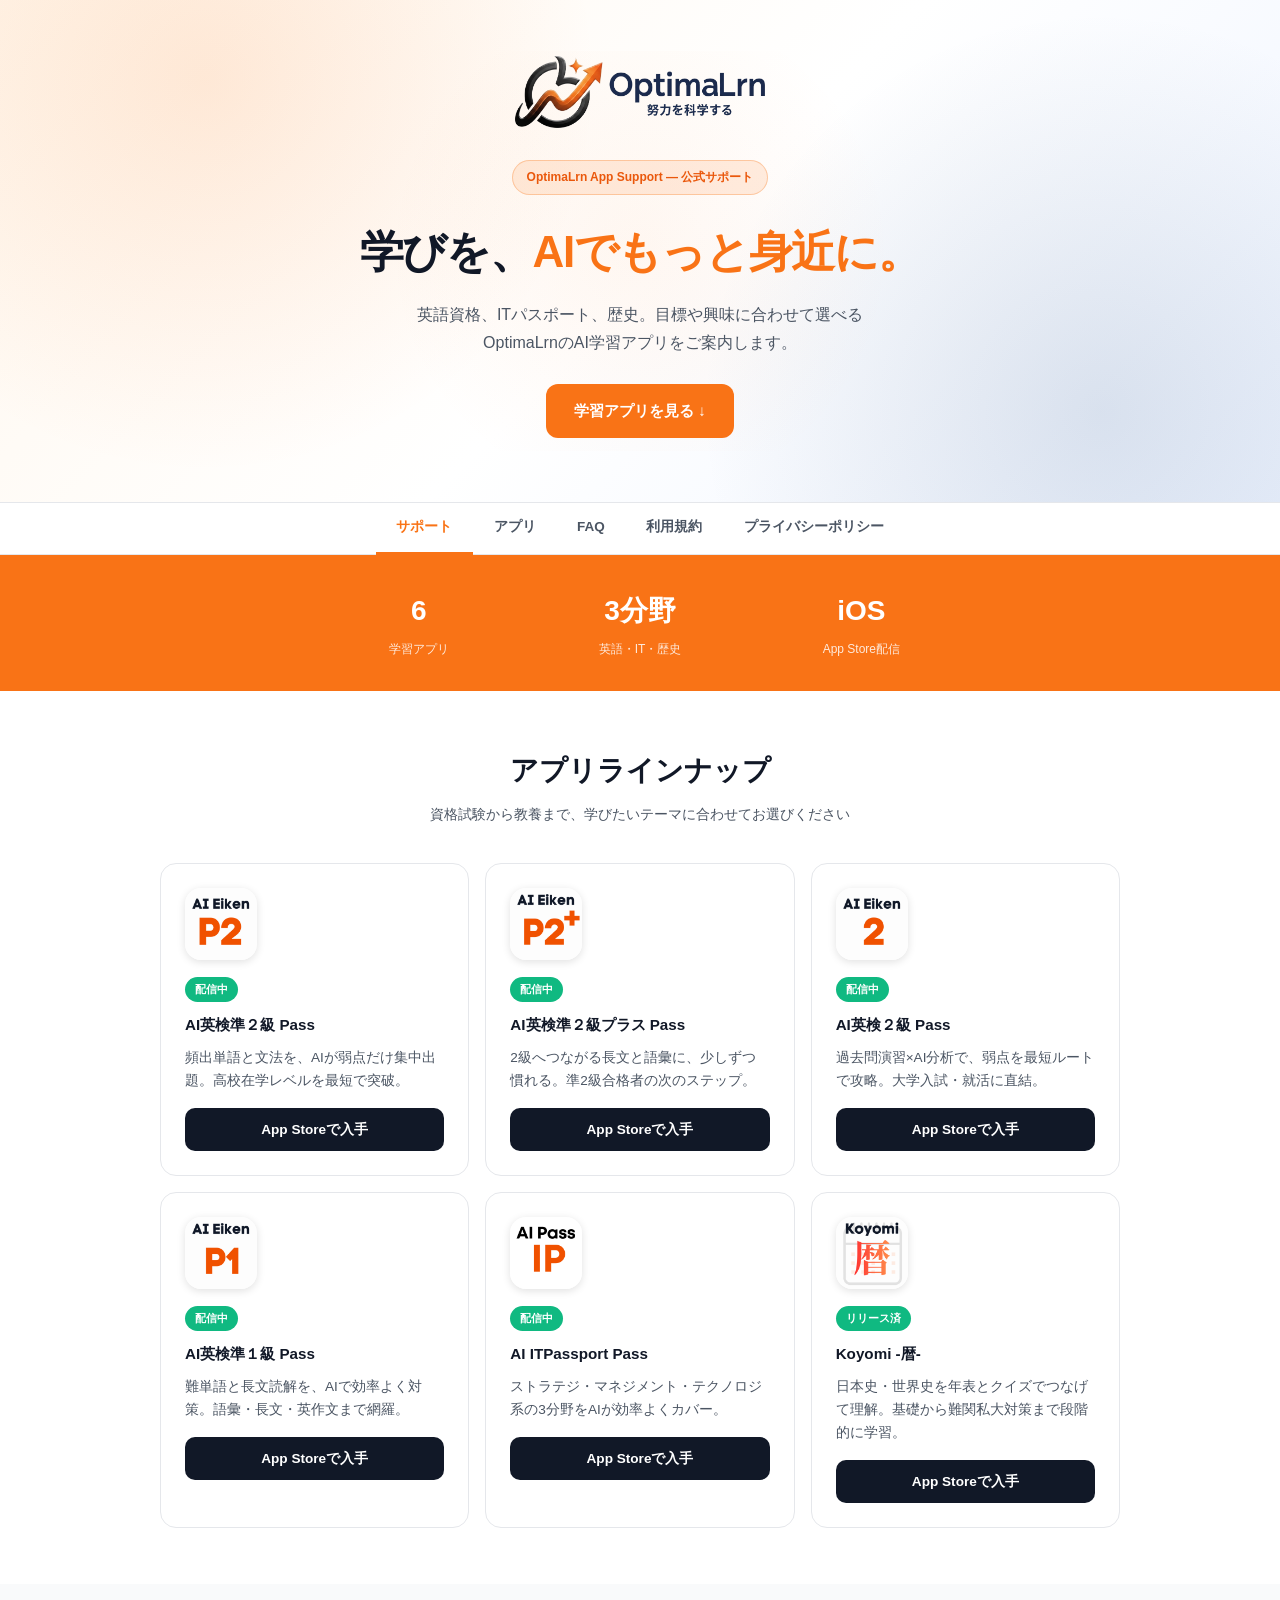
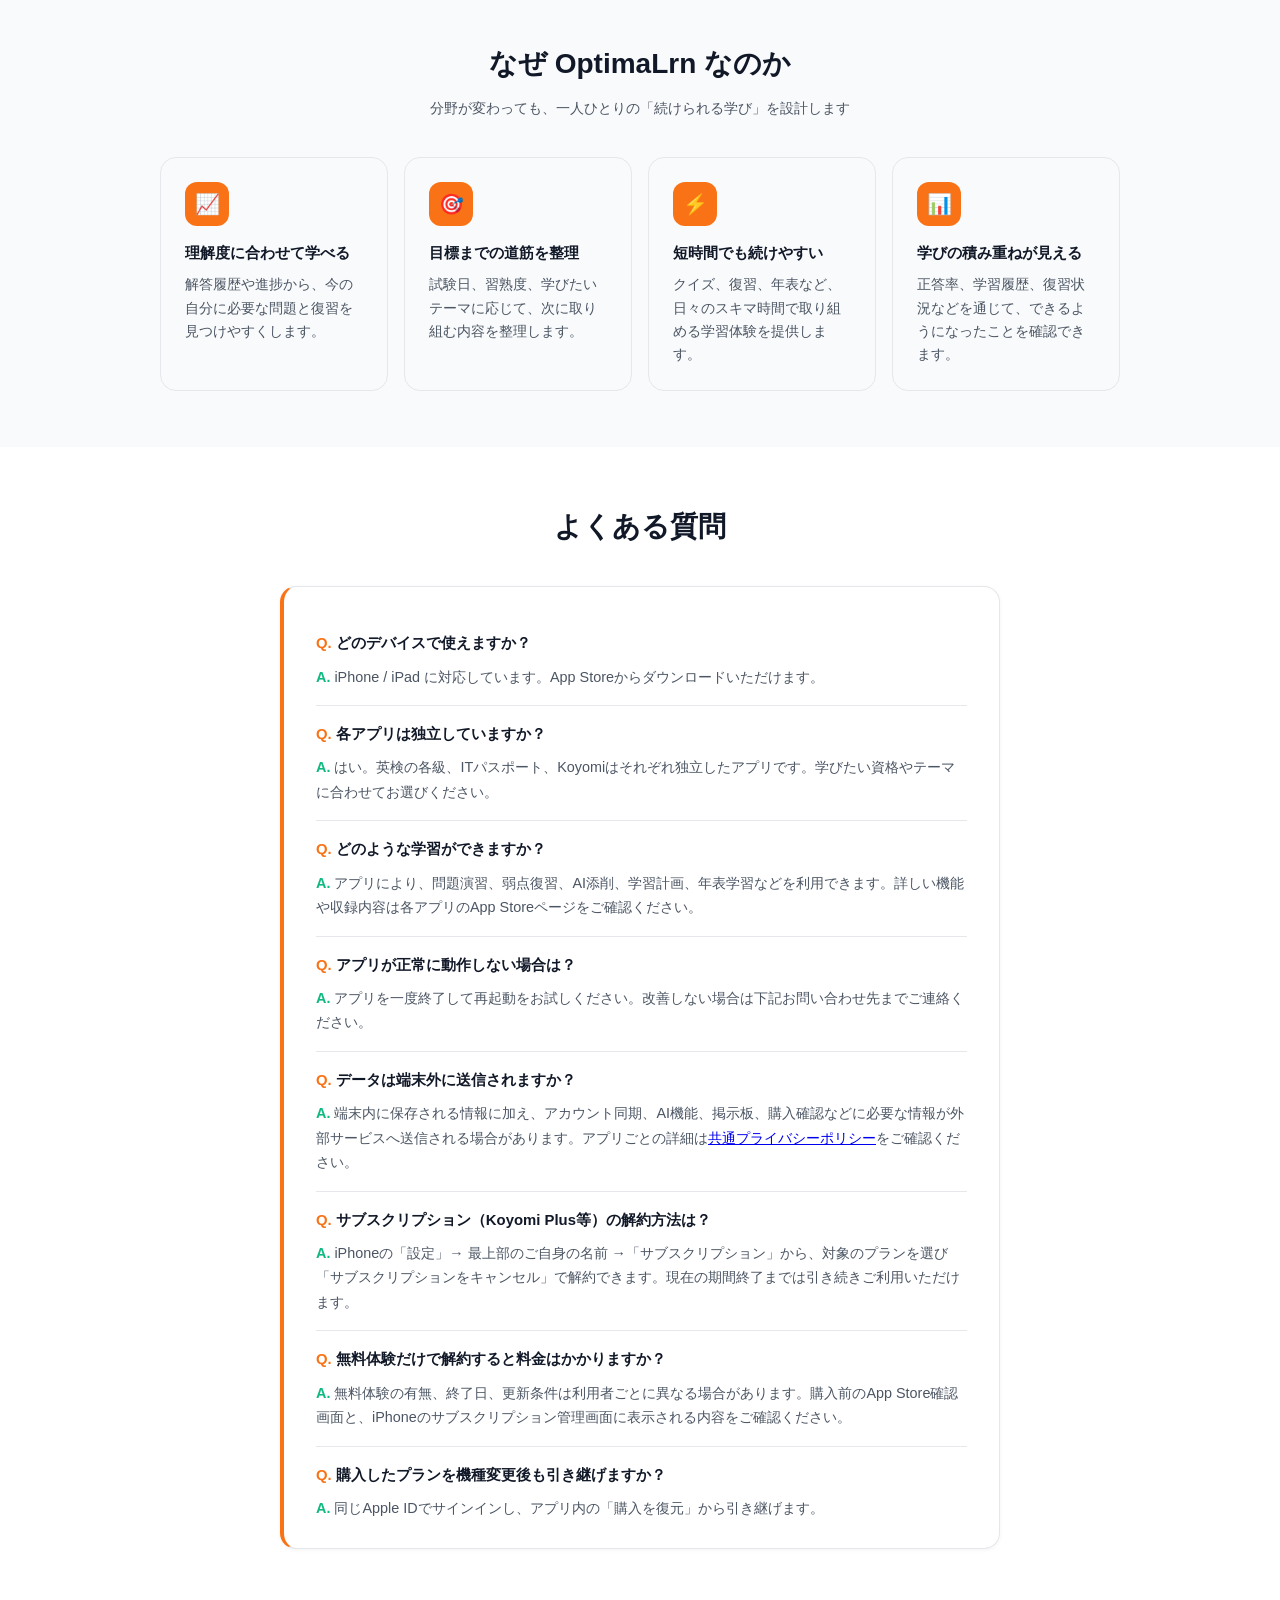
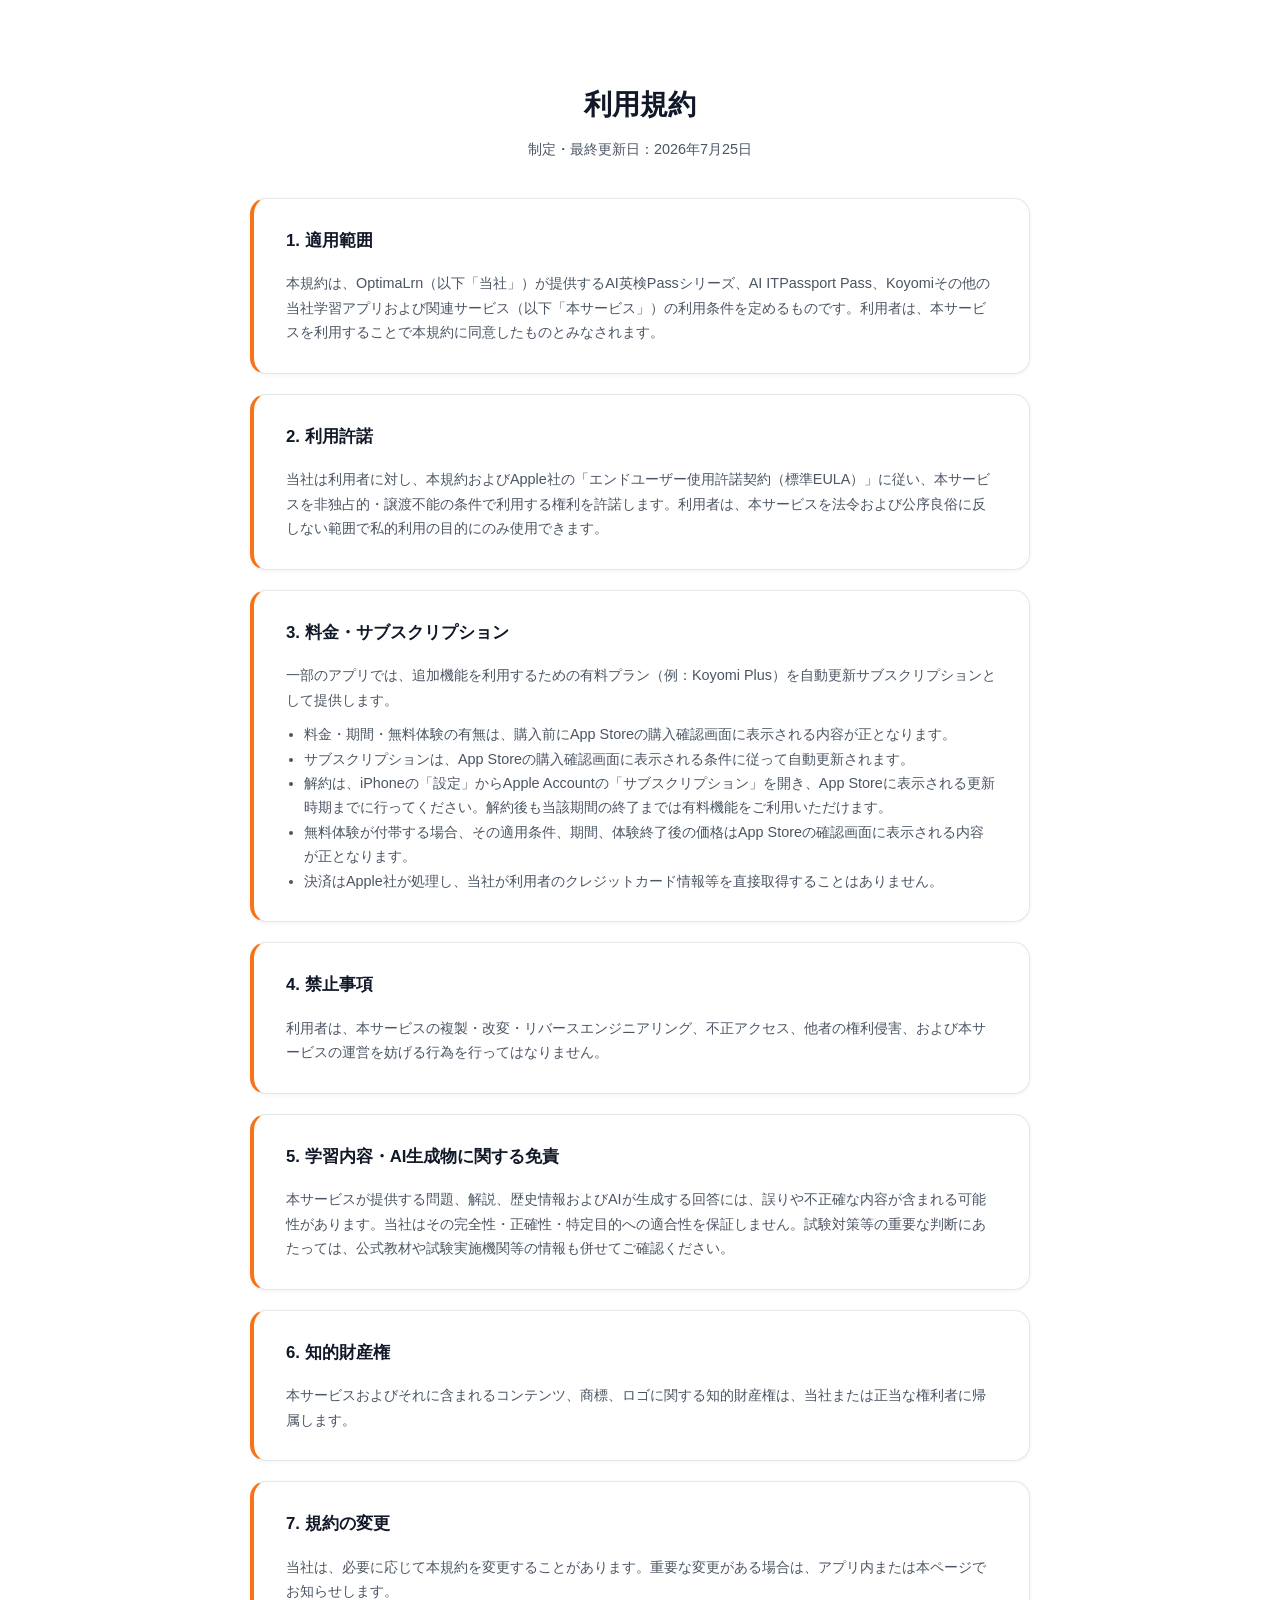
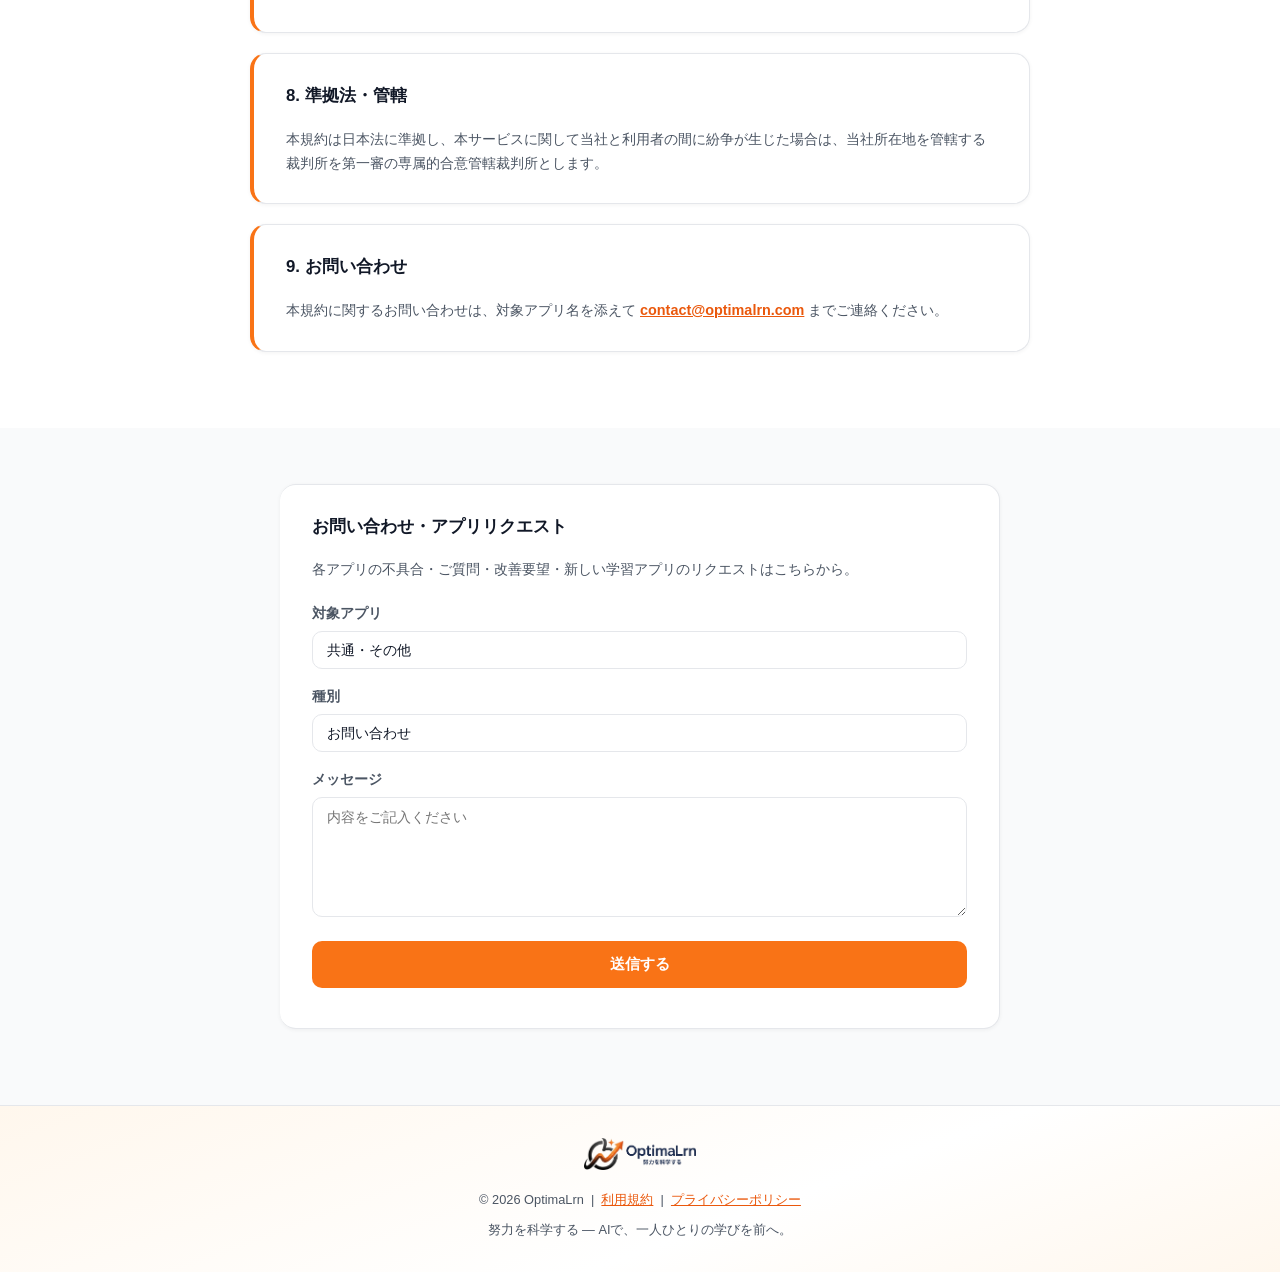
<file: index.html>
<!DOCTYPE html>
<html lang="ja">
<head>
  <meta charset="UTF-8">
  <meta name="viewport" content="width=device-width, initial-scale=1.0">
  <title>Eiken Support | AI英検Passシリーズ</title>
  <meta http-equiv="refresh" content="0; url=support.html">
  <link rel="canonical" href="support.html">
</head>
<body>
  <p><a href="support.html">Eiken Support へ移動する</a></p>
</body>
</html>
</file>
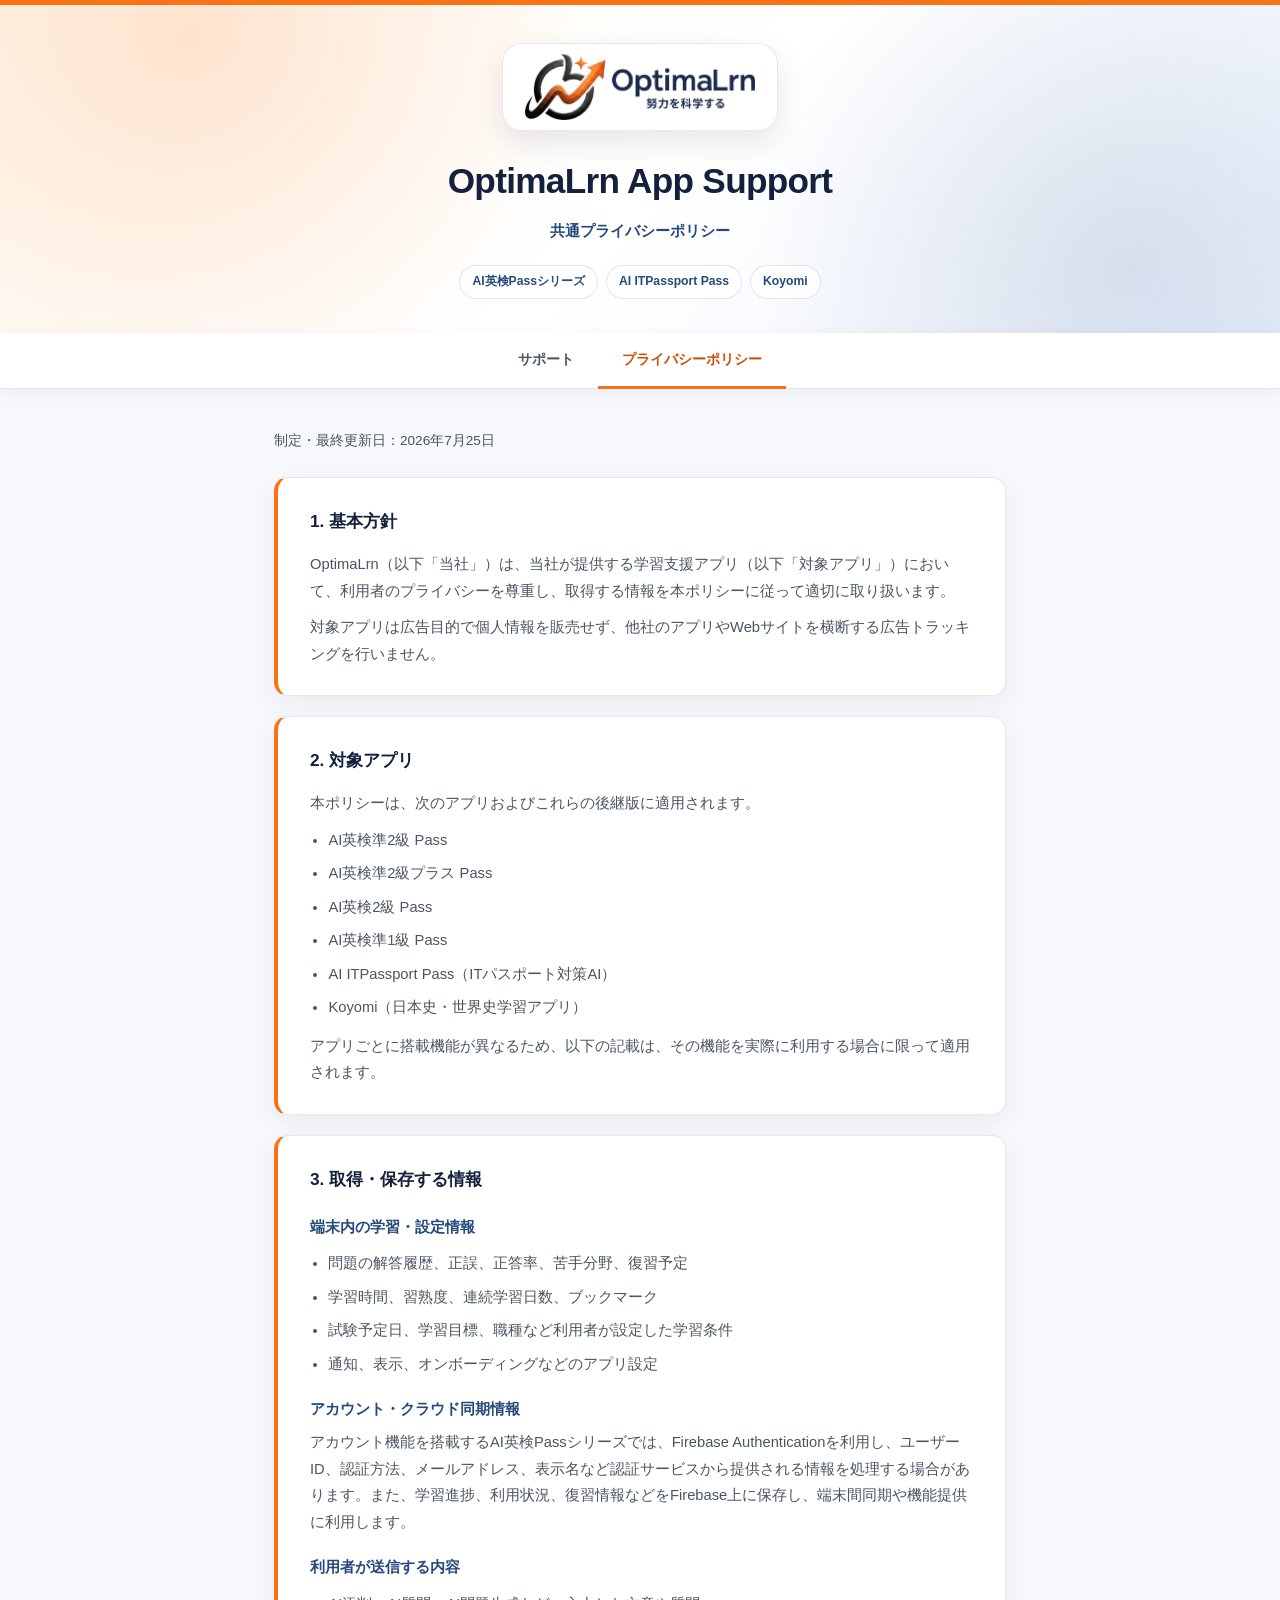
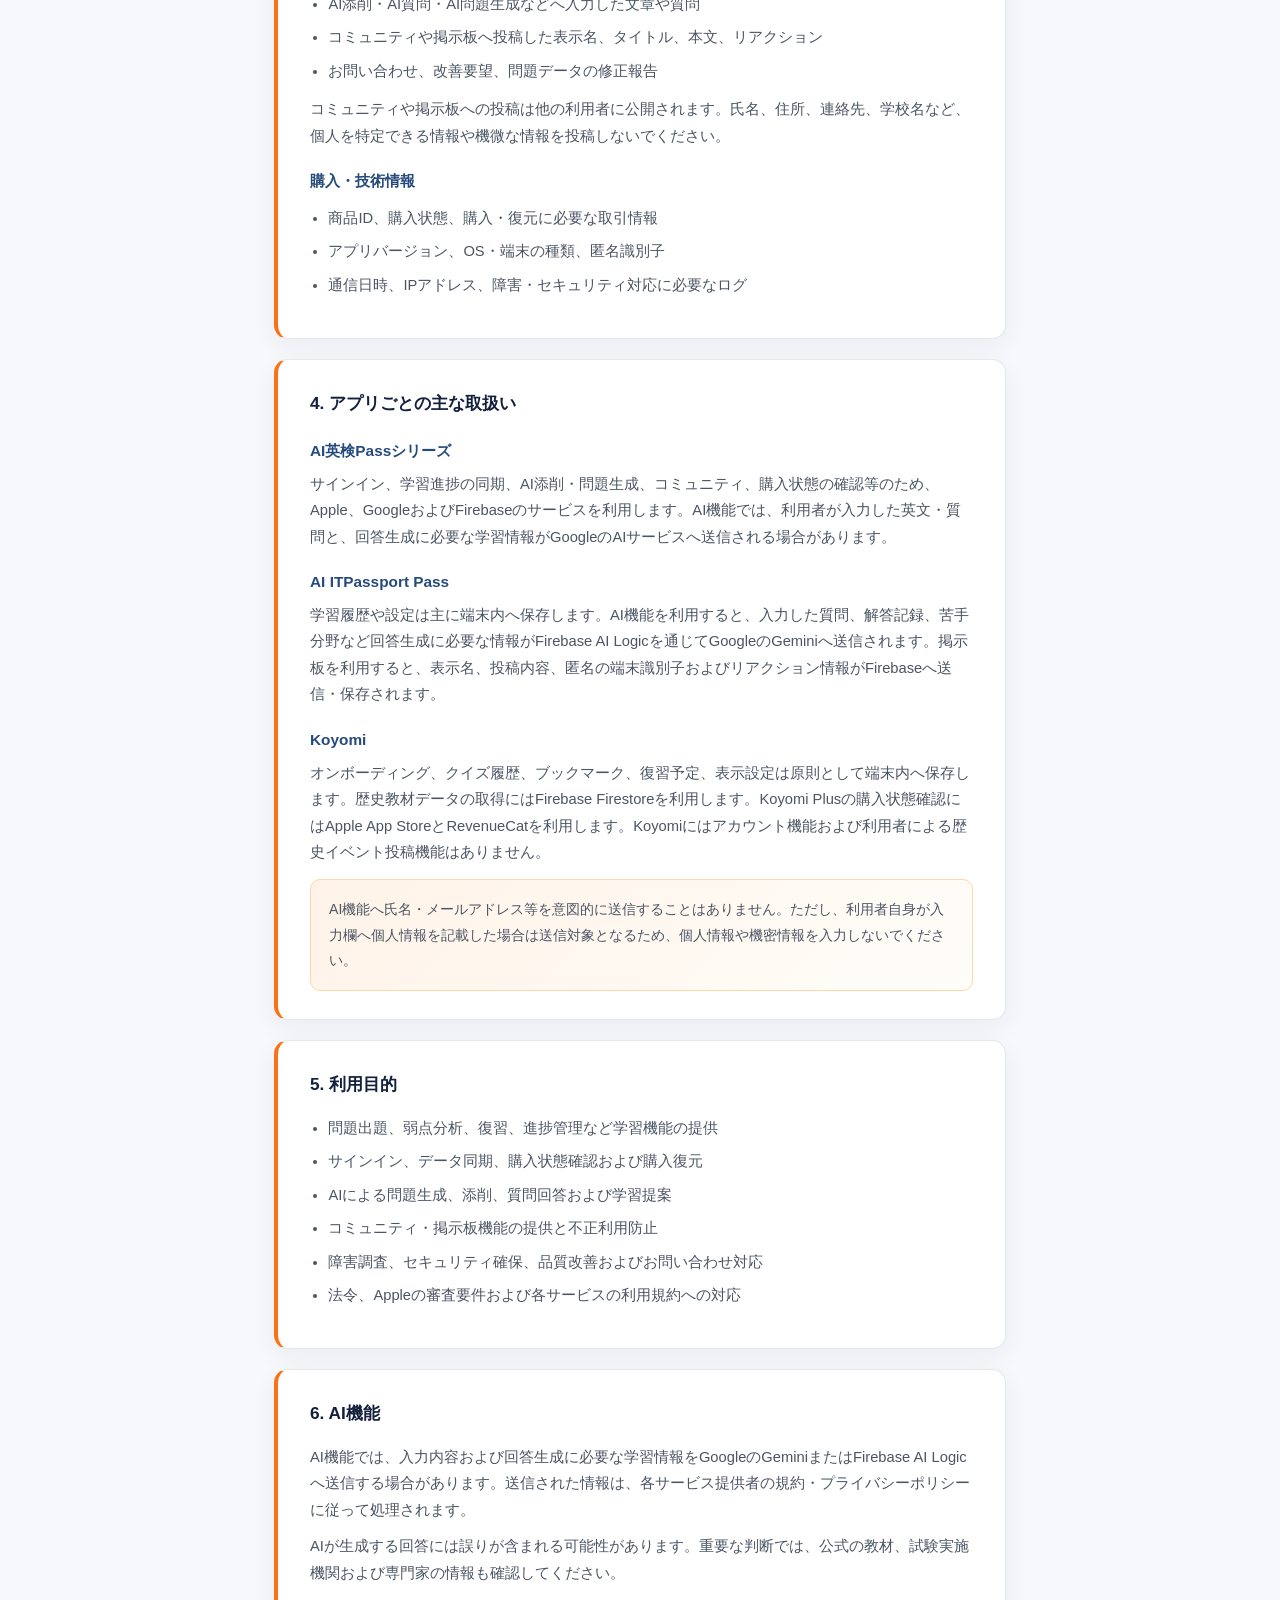
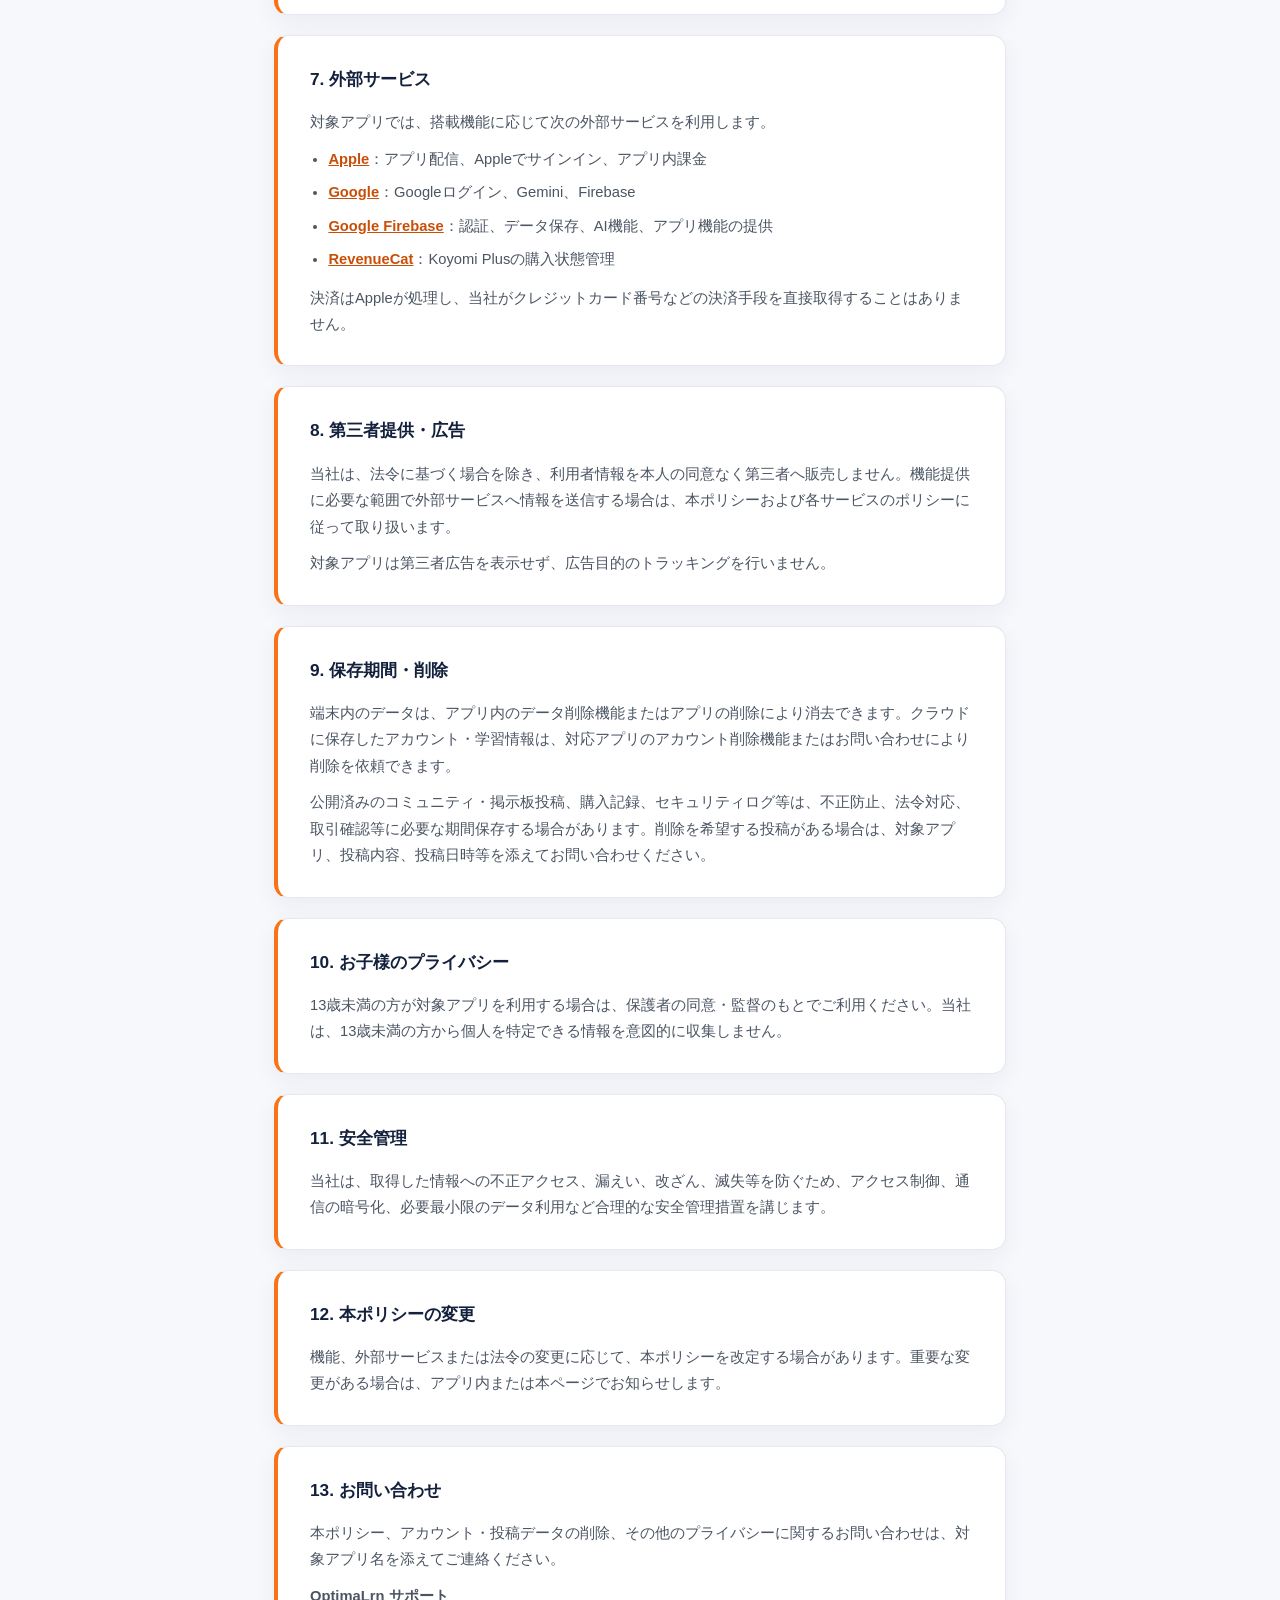
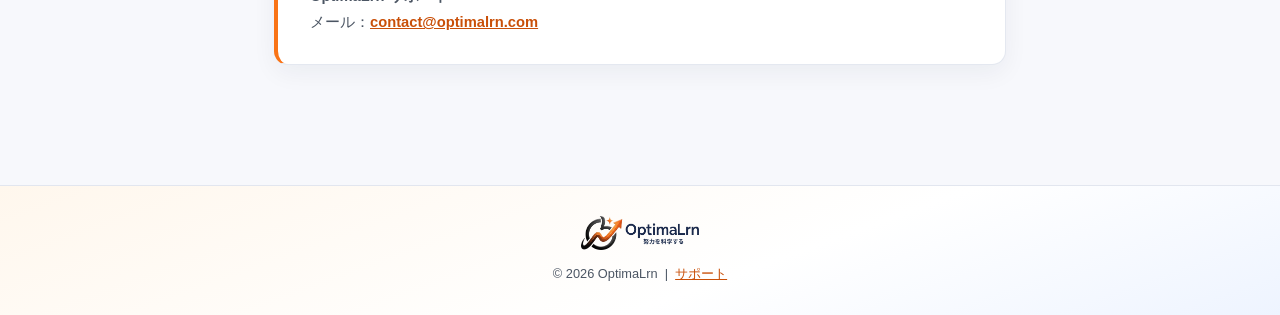
<file: privacy.html>
<!DOCTYPE html>
<html lang="ja">
<head>
  <meta charset="UTF-8">
  <meta name="viewport" content="width=device-width, initial-scale=1.0">
  <meta name="description" content="OptimaLrnが提供するAI英検Passシリーズ、AI ITPassport Pass、Koyomiに共通するプライバシーポリシーです。">
  <title>プライバシーポリシー | OptimaLrn App Support</title>
  <style>
    *, *::before, *::after { box-sizing: border-box; margin: 0; padding: 0; }

    :root {
      --orange: #F97316;
      --orange-dark: #C94F08;
      --orange-light: #FFF3E8;
      --navy: #14213D;
      --blue: #254A7C;
      --gray: #4B5563;
      --gray-light: #F7F8FC;
      --white: #FFFFFF;
      --border: #E2E6EF;
    }

    body {
      font-family: -apple-system, BlinkMacSystemFont, "Hiragino Sans", "Noto Sans JP", sans-serif;
      background: var(--gray-light);
      color: var(--navy);
      line-height: 1.8;
    }

    header {
      position: relative;
      overflow: hidden;
      background:
        radial-gradient(circle at 15% 10%, rgba(249, 115, 22, 0.16), transparent 34%),
        radial-gradient(circle at 88% 80%, rgba(37, 74, 124, 0.14), transparent 32%),
        linear-gradient(135deg, #FFF7ED 0%, #FFFFFF 52%, #EEF4FF 100%);
      color: var(--navy);
      padding: 38px 24px 34px;
      text-align: center;
      border-top: 5px solid var(--orange);
    }

    .logo-wrap {
      display: inline-flex;
      align-items: center;
      justify-content: center;
      min-height: 86px;
      padding: 10px 22px;
      margin-bottom: 18px;
      background: rgba(255, 255, 255, 0.94);
      border: 1px solid rgba(37, 74, 124, 0.12);
      border-radius: 20px;
      box-shadow: 0 12px 30px rgba(20, 33, 61, 0.10);
    }

    .logo-wrap img {
      display: block;
      height: 66px;
      width: auto;
      max-width: min(320px, 76vw);
      object-fit: contain;
    }

    header h1 {
      font-size: clamp(1.55rem, 3.5vw, 2.2rem);
      font-weight: 800;
      letter-spacing: -0.02em;
      margin-bottom: 5px;
    }

    header > p {
      color: var(--blue);
      font-size: 0.95rem;
      font-weight: 700;
    }

    .app-pills {
      display: flex;
      flex-wrap: wrap;
      justify-content: center;
      gap: 8px;
      margin-top: 20px;
    }

    .app-pills span {
      padding: 5px 12px;
      color: var(--blue);
      background: rgba(255, 255, 255, 0.82);
      border: 1px solid rgba(37, 74, 124, 0.14);
      border-radius: 999px;
      font-size: 0.76rem;
      font-weight: 700;
    }

    nav {
      position: sticky;
      top: 0;
      z-index: 10;
      display: flex;
      justify-content: center;
      background: rgba(255, 255, 255, 0.96);
      border-bottom: 1px solid var(--border);
      box-shadow: 0 4px 18px rgba(20, 33, 61, 0.05);
      backdrop-filter: blur(12px);
    }

    nav a {
      padding: 14px 24px;
      margin-bottom: -1px;
      color: var(--gray);
      border-bottom: 3px solid transparent;
      font-size: 0.875rem;
      font-weight: 700;
      text-decoration: none;
      transition: color 0.2s, background 0.2s;
    }

    nav a.active {
      color: var(--orange-dark);
      border-bottom-color: var(--orange);
    }

    nav a:hover:not(.active) {
      color: var(--navy);
      background: var(--gray-light);
    }

    main {
      max-width: 780px;
      margin: 40px auto;
      padding: 0 24px 60px;
    }

    .updated {
      color: var(--gray);
      font-size: 0.85rem;
      margin-bottom: 24px;
    }

    .card {
      padding: 28px 32px;
      margin-bottom: 20px;
      background: var(--white);
      border: 1px solid rgba(226, 230, 239, 0.9);
      border-left: 4px solid var(--orange);
      border-radius: 14px;
      box-shadow: 0 8px 24px rgba(20, 33, 61, 0.055);
    }

    .card h2 {
      margin-bottom: 14px;
      color: var(--navy);
      font-size: 1.08rem;
      font-weight: 800;
    }

    .card h3 {
      margin: 18px 0 6px;
      color: var(--blue);
      font-size: 0.96rem;
    }

    .card p {
      margin-bottom: 10px;
      color: var(--gray);
      font-size: 0.92rem;
    }

    .card p:last-child { margin-bottom: 0; }

    .card ul {
      margin: 10px 0 12px 1.25em;
      color: var(--gray);
      font-size: 0.92rem;
    }

    .card li { margin-bottom: 7px; }

    .card a {
      color: var(--orange-dark);
      font-weight: 700;
      overflow-wrap: anywhere;
    }

    .highlight-box {
      padding: 17px 18px;
      margin-top: 14px;
      color: var(--gray);
      background: linear-gradient(135deg, var(--orange-light), #FFFDF9);
      border: 1px solid #FED7AA;
      border-radius: 10px;
      font-size: 0.88rem;
    }

    footer {
      padding: 30px 24px;
      color: var(--gray);
      background: linear-gradient(160deg, #FFF7ED 0%, #FFFFFF 60%, #EEF4FF 100%);
      border-top: 1px solid var(--border);
      text-align: center;
      font-size: 0.8rem;
    }

    footer img {
      display: block;
      height: 34px;
      width: auto;
      margin: 0 auto 12px;
    }

    footer a { color: var(--orange-dark); text-decoration: underline; }

    @media (max-width: 600px) {
      header { padding: 28px 16px 26px; }
      .logo-wrap { min-height: 70px; padding: 8px 16px; border-radius: 16px; }
      .logo-wrap img { height: 52px; }
      nav a { padding: 12px 14px; font-size: 0.78rem; }
      main { margin-top: 28px; padding: 0 16px 44px; }
      .card { padding: 22px 20px; }
    }
  </style>
</head>
<body>

<header>
  <div class="logo-wrap">
    <img src="optimalrn-logo.png" alt="OptimaLrn">
  </div>
  <h1>OptimaLrn App Support</h1>
  <p>共通プライバシーポリシー</p>
  <div class="app-pills" aria-label="対象アプリ">
    <span>AI英検Passシリーズ</span>
    <span>AI ITPassport Pass</span>
    <span>Koyomi</span>
  </div>
</header>

<nav aria-label="サポートナビゲーション">
  <a href="support.html">サポート</a>
  <a href="privacy.html" class="active" aria-current="page">プライバシーポリシー</a>
</nav>

<main>
  <p class="updated">制定・最終更新日：2026年7月25日</p>

  <section class="card">
    <h2>1. 基本方針</h2>
    <p>OptimaLrn（以下「当社」）は、当社が提供する学習支援アプリ（以下「対象アプリ」）において、利用者のプライバシーを尊重し、取得する情報を本ポリシーに従って適切に取り扱います。</p>
    <p>対象アプリは広告目的で個人情報を販売せず、他社のアプリやWebサイトを横断する広告トラッキングを行いません。</p>
  </section>

  <section class="card">
    <h2>2. 対象アプリ</h2>
    <p>本ポリシーは、次のアプリおよびこれらの後継版に適用されます。</p>
    <ul>
      <li>AI英検準2級 Pass</li>
      <li>AI英検準2級プラス Pass</li>
      <li>AI英検2級 Pass</li>
      <li>AI英検準1級 Pass</li>
      <li>AI ITPassport Pass（ITパスポート対策AI）</li>
      <li>Koyomi（日本史・世界史学習アプリ）</li>
    </ul>
    <p>アプリごとに搭載機能が異なるため、以下の記載は、その機能を実際に利用する場合に限って適用されます。</p>
  </section>

  <section class="card">
    <h2>3. 取得・保存する情報</h2>

    <h3>端末内の学習・設定情報</h3>
    <ul>
      <li>問題の解答履歴、正誤、正答率、苦手分野、復習予定</li>
      <li>学習時間、習熟度、連続学習日数、ブックマーク</li>
      <li>試験予定日、学習目標、職種など利用者が設定した学習条件</li>
      <li>通知、表示、オンボーディングなどのアプリ設定</li>
    </ul>

    <h3>アカウント・クラウド同期情報</h3>
    <p>アカウント機能を搭載するAI英検Passシリーズでは、Firebase Authenticationを利用し、ユーザーID、認証方法、メールアドレス、表示名など認証サービスから提供される情報を処理する場合があります。また、学習進捗、利用状況、復習情報などをFirebase上に保存し、端末間同期や機能提供に利用します。</p>

    <h3>利用者が送信する内容</h3>
    <ul>
      <li>AI添削・AI質問・AI問題生成などへ入力した文章や質問</li>
      <li>コミュニティや掲示板へ投稿した表示名、タイトル、本文、リアクション</li>
      <li>お問い合わせ、改善要望、問題データの修正報告</li>
    </ul>
    <p>コミュニティや掲示板への投稿は他の利用者に公開されます。氏名、住所、連絡先、学校名など、個人を特定できる情報や機微な情報を投稿しないでください。</p>

    <h3>購入・技術情報</h3>
    <ul>
      <li>商品ID、購入状態、購入・復元に必要な取引情報</li>
      <li>アプリバージョン、OS・端末の種類、匿名識別子</li>
      <li>通信日時、IPアドレス、障害・セキュリティ対応に必要なログ</li>
    </ul>
  </section>

  <section class="card">
    <h2>4. アプリごとの主な取扱い</h2>

    <h3>AI英検Passシリーズ</h3>
    <p>サインイン、学習進捗の同期、AI添削・問題生成、コミュニティ、購入状態の確認等のため、Apple、GoogleおよびFirebaseのサービスを利用します。AI機能では、利用者が入力した英文・質問と、回答生成に必要な学習情報がGoogleのAIサービスへ送信される場合があります。</p>

    <h3>AI ITPassport Pass</h3>
    <p>学習履歴や設定は主に端末内へ保存します。AI機能を利用すると、入力した質問、解答記録、苦手分野など回答生成に必要な情報がFirebase AI Logicを通じてGoogleのGeminiへ送信されます。掲示板を利用すると、表示名、投稿内容、匿名の端末識別子およびリアクション情報がFirebaseへ送信・保存されます。</p>

    <h3>Koyomi</h3>
    <p>オンボーディング、クイズ履歴、ブックマーク、復習予定、表示設定は原則として端末内へ保存します。歴史教材データの取得にはFirebase Firestoreを利用します。Koyomi Plusの購入状態確認にはApple App StoreとRevenueCatを利用します。Koyomiにはアカウント機能および利用者による歴史イベント投稿機能はありません。</p>

    <div class="highlight-box">
      AI機能へ氏名・メールアドレス等を意図的に送信することはありません。ただし、利用者自身が入力欄へ個人情報を記載した場合は送信対象となるため、個人情報や機密情報を入力しないでください。
    </div>
  </section>

  <section class="card">
    <h2>5. 利用目的</h2>
    <ul>
      <li>問題出題、弱点分析、復習、進捗管理など学習機能の提供</li>
      <li>サインイン、データ同期、購入状態確認および購入復元</li>
      <li>AIによる問題生成、添削、質問回答および学習提案</li>
      <li>コミュニティ・掲示板機能の提供と不正利用防止</li>
      <li>障害調査、セキュリティ確保、品質改善およびお問い合わせ対応</li>
      <li>法令、Appleの審査要件および各サービスの利用規約への対応</li>
    </ul>
  </section>

  <section class="card">
    <h2>6. AI機能</h2>
    <p>AI機能では、入力内容および回答生成に必要な学習情報をGoogleのGeminiまたはFirebase AI Logicへ送信する場合があります。送信された情報は、各サービス提供者の規約・プライバシーポリシーに従って処理されます。</p>
    <p>AIが生成する回答には誤りが含まれる可能性があります。重要な判断では、公式の教材、試験実施機関および専門家の情報も確認してください。</p>
  </section>

  <section class="card">
    <h2>7. 外部サービス</h2>
    <p>対象アプリでは、搭載機能に応じて次の外部サービスを利用します。</p>
    <ul>
      <li><a href="https://www.apple.com/jp/legal/privacy/" target="_blank" rel="noopener noreferrer">Apple</a>：アプリ配信、Appleでサインイン、アプリ内課金</li>
      <li><a href="https://policies.google.com/privacy?hl=ja" target="_blank" rel="noopener noreferrer">Google</a>：Googleログイン、Gemini、Firebase</li>
      <li><a href="https://firebase.google.com/support/privacy?hl=ja" target="_blank" rel="noopener noreferrer">Google Firebase</a>：認証、データ保存、AI機能、アプリ機能の提供</li>
      <li><a href="https://www.revenuecat.com/privacy/" target="_blank" rel="noopener noreferrer">RevenueCat</a>：Koyomi Plusの購入状態管理</li>
    </ul>
    <p>決済はAppleが処理し、当社がクレジットカード番号などの決済手段を直接取得することはありません。</p>
  </section>

  <section class="card">
    <h2>8. 第三者提供・広告</h2>
    <p>当社は、法令に基づく場合を除き、利用者情報を本人の同意なく第三者へ販売しません。機能提供に必要な範囲で外部サービスへ情報を送信する場合は、本ポリシーおよび各サービスのポリシーに従って取り扱います。</p>
    <p>対象アプリは第三者広告を表示せず、広告目的のトラッキングを行いません。</p>
  </section>

  <section class="card">
    <h2>9. 保存期間・削除</h2>
    <p>端末内のデータは、アプリ内のデータ削除機能またはアプリの削除により消去できます。クラウドに保存したアカウント・学習情報は、対応アプリのアカウント削除機能またはお問い合わせにより削除を依頼できます。</p>
    <p>公開済みのコミュニティ・掲示板投稿、購入記録、セキュリティログ等は、不正防止、法令対応、取引確認等に必要な期間保存する場合があります。削除を希望する投稿がある場合は、対象アプリ、投稿内容、投稿日時等を添えてお問い合わせください。</p>
  </section>

  <section class="card">
    <h2>10. お子様のプライバシー</h2>
    <p>13歳未満の方が対象アプリを利用する場合は、保護者の同意・監督のもとでご利用ください。当社は、13歳未満の方から個人を特定できる情報を意図的に収集しません。</p>
  </section>

  <section class="card">
    <h2>11. 安全管理</h2>
    <p>当社は、取得した情報への不正アクセス、漏えい、改ざん、滅失等を防ぐため、アクセス制御、通信の暗号化、必要最小限のデータ利用など合理的な安全管理措置を講じます。</p>
  </section>

  <section class="card">
    <h2>12. 本ポリシーの変更</h2>
    <p>機能、外部サービスまたは法令の変更に応じて、本ポリシーを改定する場合があります。重要な変更がある場合は、アプリ内または本ページでお知らせします。</p>
  </section>

  <section class="card">
    <h2>13. お問い合わせ</h2>
    <p>本ポリシー、アカウント・投稿データの削除、その他のプライバシーに関するお問い合わせは、対象アプリ名を添えてご連絡ください。</p>
    <p><strong>OptimaLrn サポート</strong><br>
      メール：<a href="mailto:contact@optimalrn.com">contact@optimalrn.com</a>
    </p>
  </section>
</main>

<footer>
  <img src="optimalrn-logo.png" alt="OptimaLrn">
  <p>&copy; 2026 OptimaLrn &nbsp;|&nbsp; <a href="support.html">サポート</a></p>
</footer>

</body>
</html>
</file>
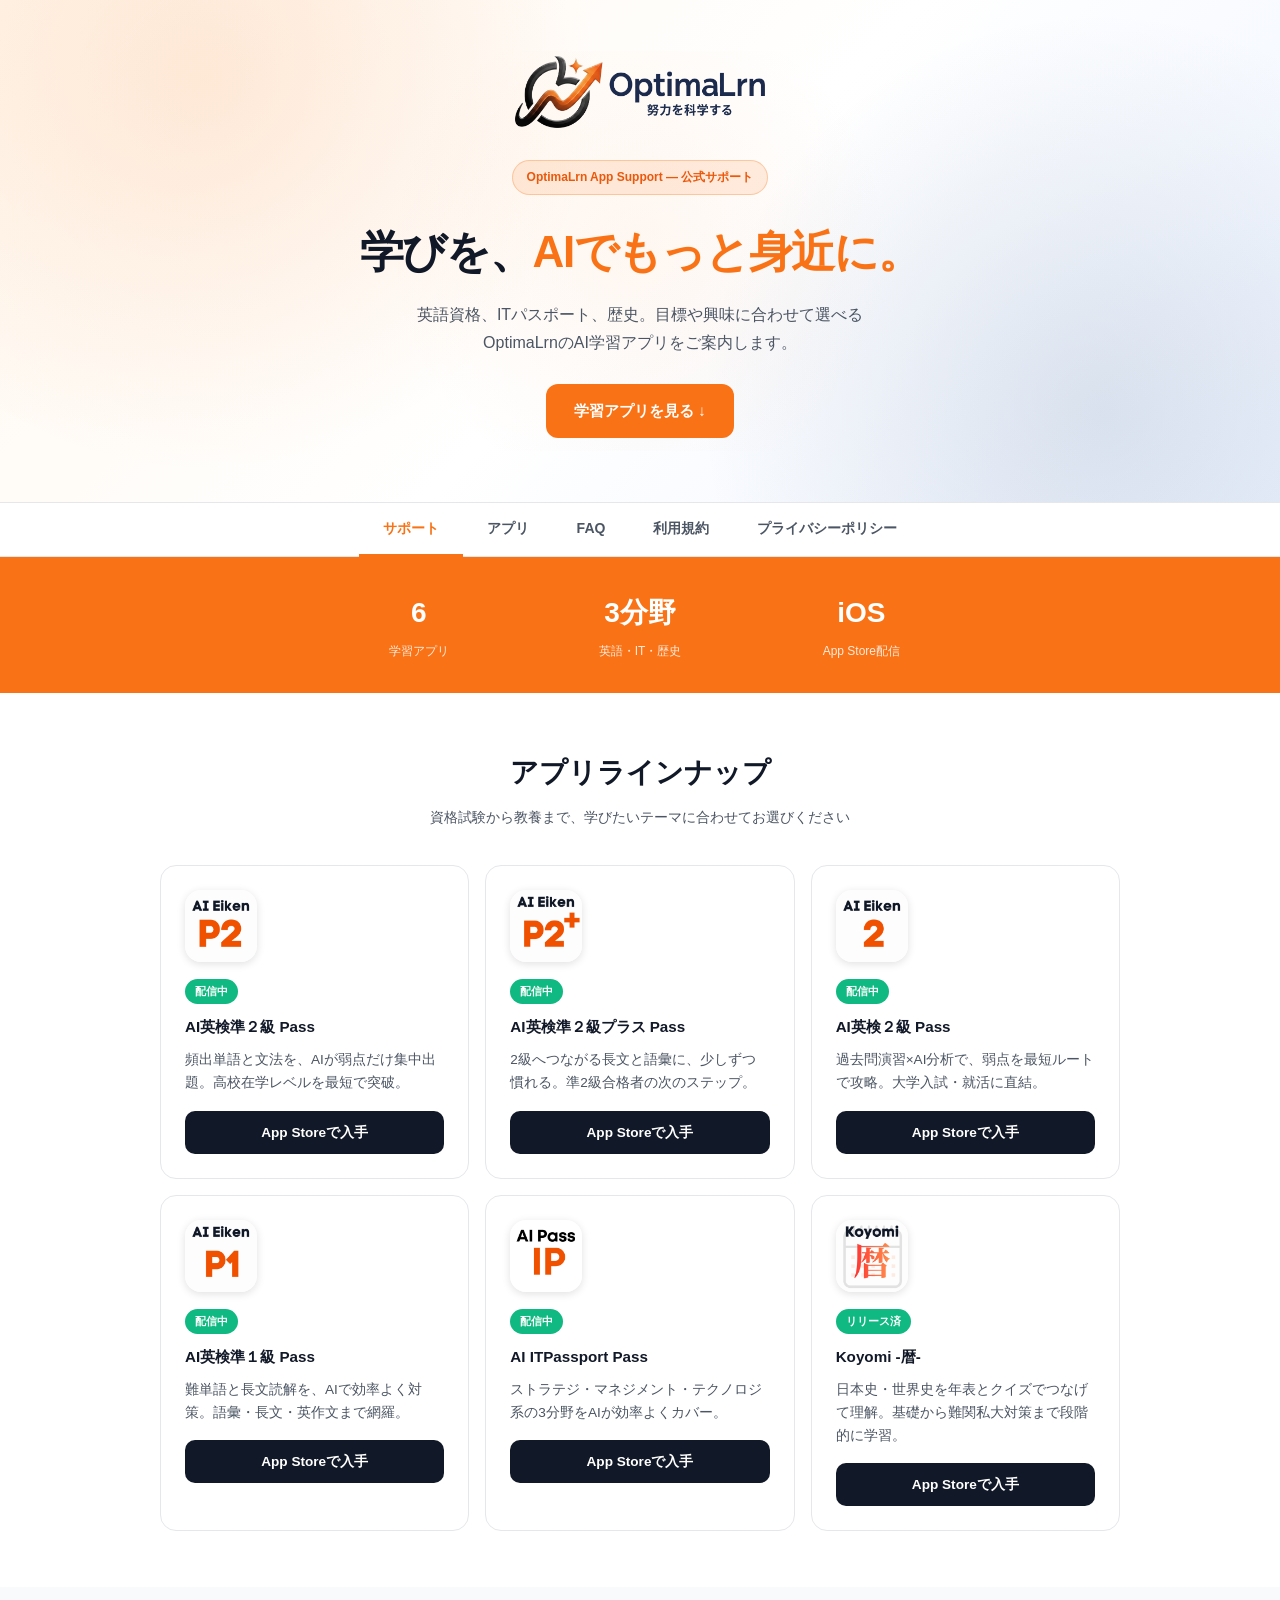
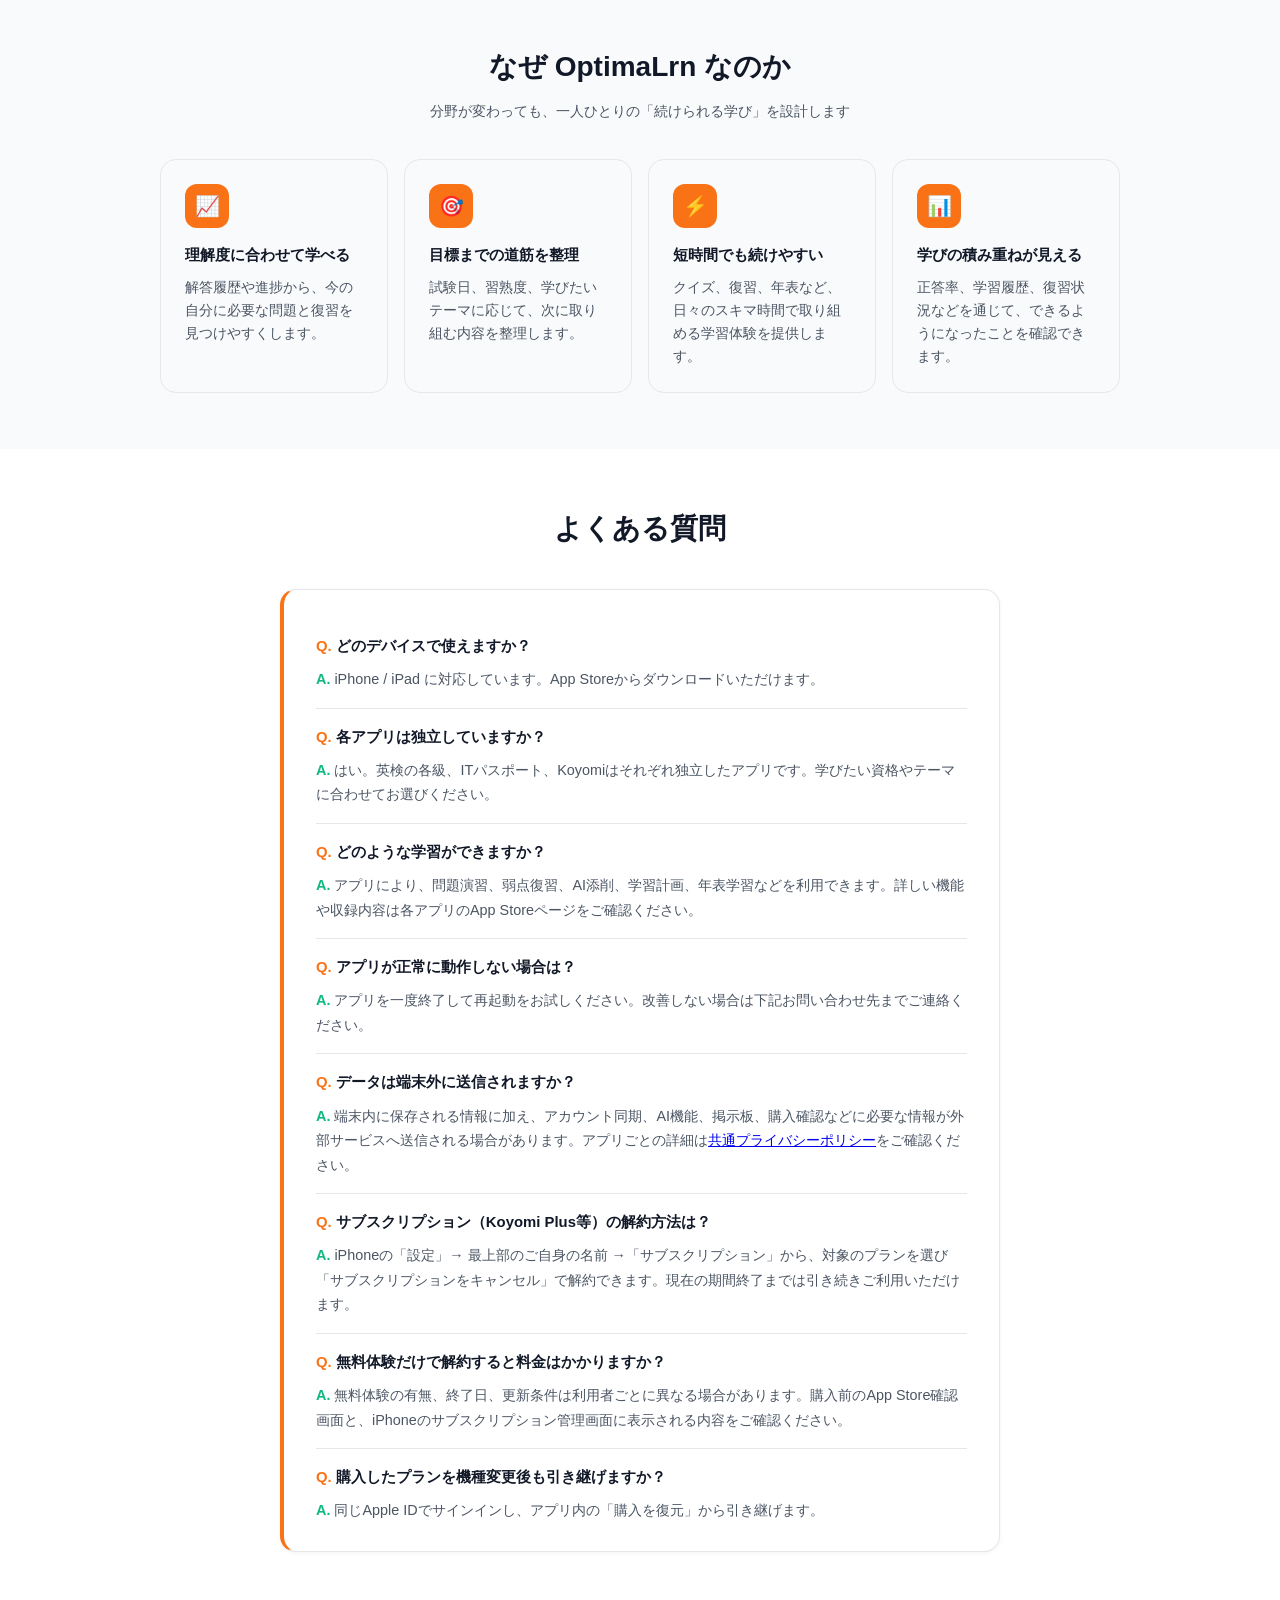
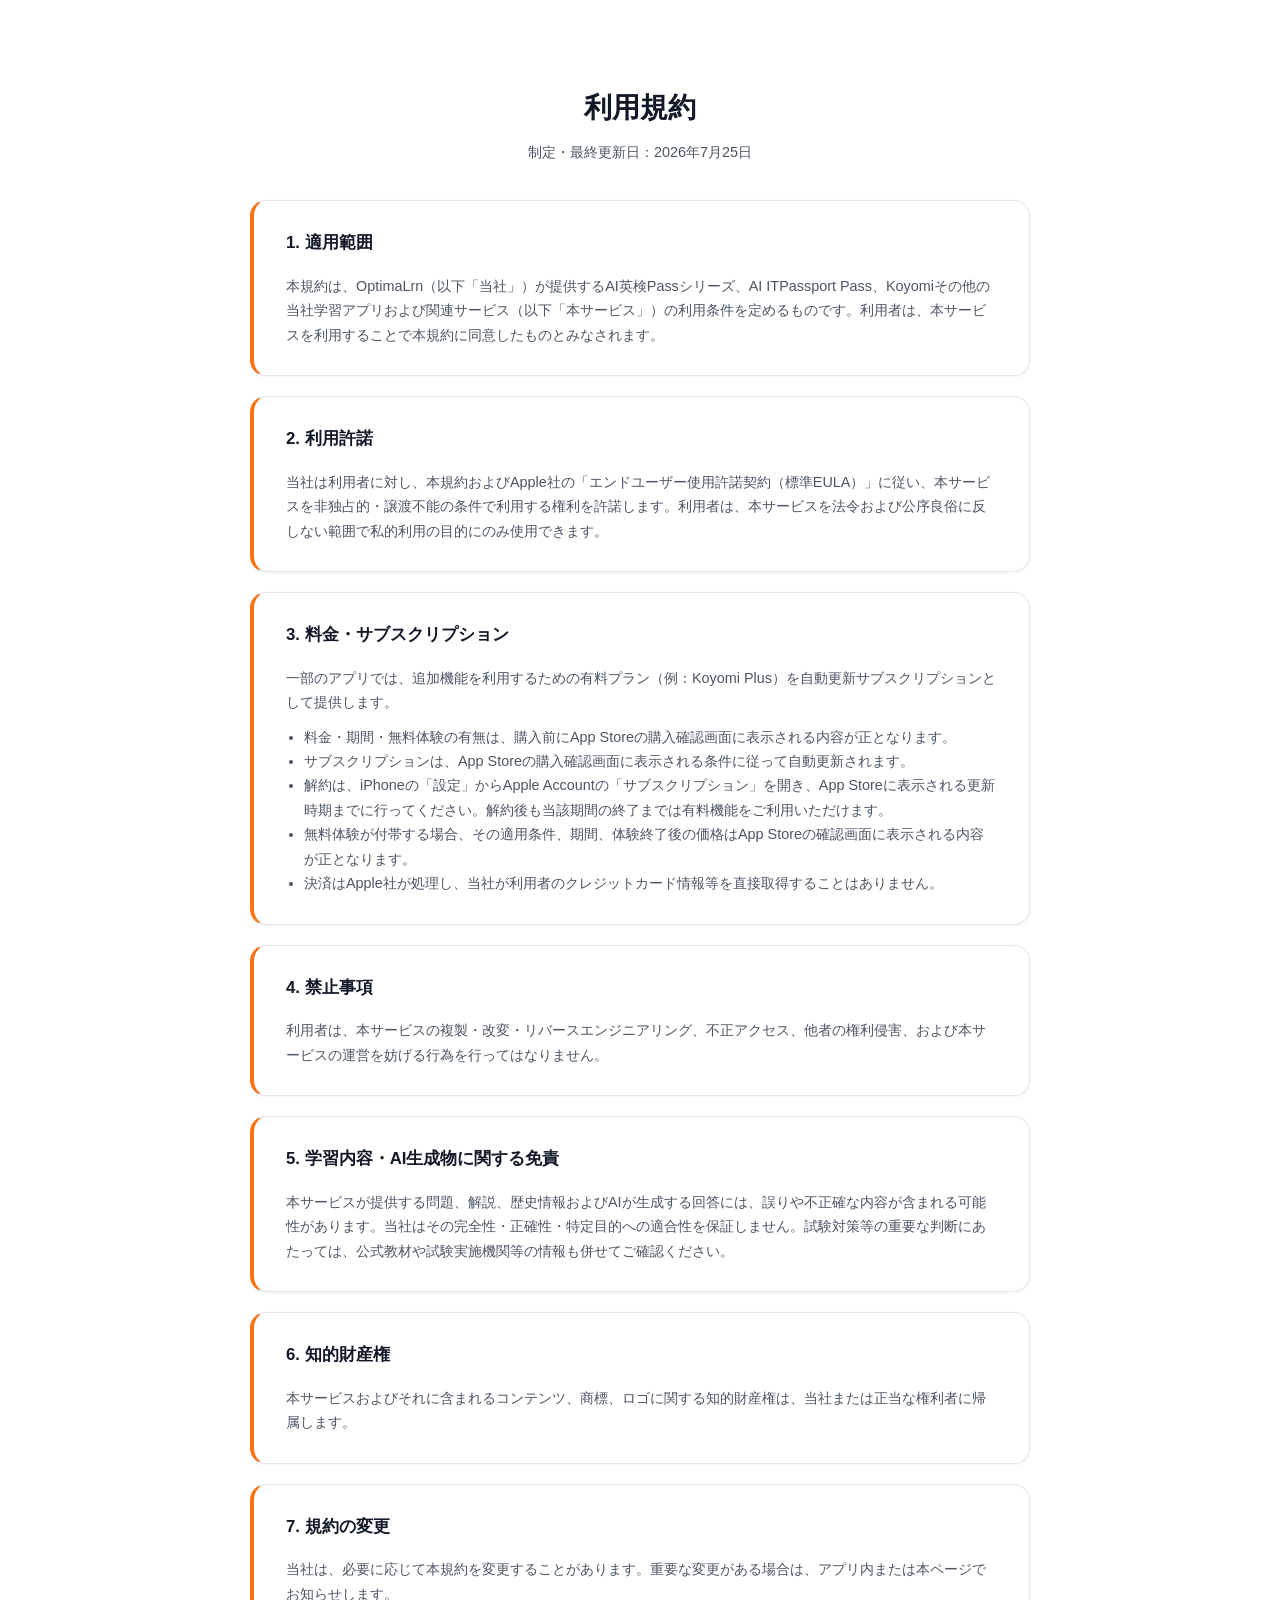
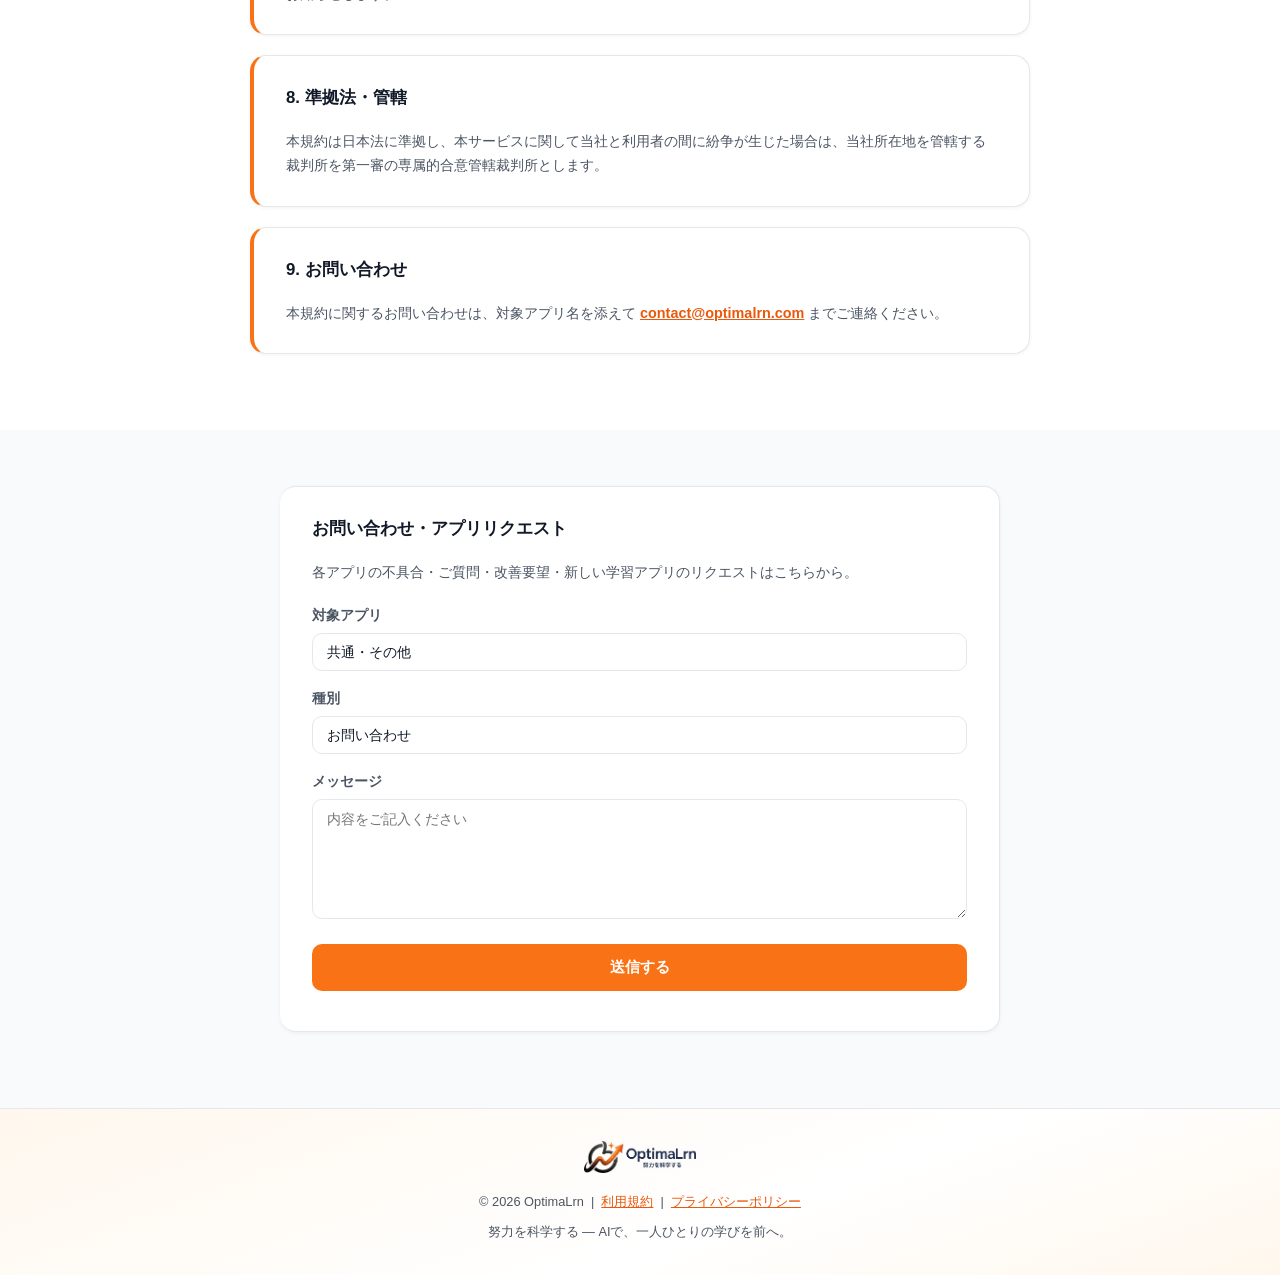
<file: support.html>
<!DOCTYPE html>
<html lang="ja">
<head>
  <meta charset="UTF-8">
  <meta name="viewport" content="width=device-width, initial-scale=1.0">
  <title>OptimaLrn App Support | AI学習アプリ公式サポート</title>
  <meta name="description" content="OptimaLrnが提供するAI英検Passシリーズ、AI ITPassport Pass、Koyomiの公式サポート。アプリ一覧、FAQ、お問い合わせをご案内します。">
  <style>
    *, *::before, *::after { box-sizing: border-box; margin: 0; padding: 0; }

    :root {
      --orange: #F97316;
      --orange-dark: #EA580C;
      --orange-light: #FFF7ED;
      --black: #111827;
      --gray: #4B5563;
      --gray-light: #F9FAFB;
      --white: #FFFFFF;
      --border: #E5E7EB;
      --green: #10B981;
      --blue: #254A7C;
    }

    body {
      font-family: -apple-system, BlinkMacSystemFont, "Hiragino Sans", "Noto Sans JP", sans-serif;
      background: var(--white);
      color: var(--black);
      line-height: 1.7;
    }

    header {
      background:
        radial-gradient(circle at 16% 16%, rgba(249,115,22,0.13), transparent 34%),
        radial-gradient(circle at 86% 82%, rgba(37,74,124,0.13), transparent 34%),
        linear-gradient(135deg, #FFF7ED 0%, #FFFFFF 52%, #EEF4FF 100%);
      color: var(--black);
      padding: 56px 24px 64px;
      text-align: center;
      position: relative;
      overflow: hidden;
      border-bottom: 1px solid var(--border);
    }

    header::before {
      content: "";
      position: absolute;
      top: 50%;
      left: 50%;
      transform: translate(-50%, -50%);
      width: 600px;
      height: 400px;
      background: radial-gradient(circle, rgba(249,115,22,0.06) 0%, transparent 70%);
      pointer-events: none;
    }

    .logo-wrap {
      position: relative;
      z-index: 1;
      margin-bottom: 24px;
    }

    .logo-wrap img {
      height: 72px;
      width: auto;
      object-fit: contain;
    }

    .badge {
      display: inline-block;
      background: rgba(249,115,22,0.12);
      color: var(--orange-dark);
      font-size: 0.75rem;
      font-weight: 700;
      padding: 6px 14px;
      border-radius: 999px;
      border: 1px solid rgba(249,115,22,0.3);
      margin-bottom: 20px;
      position: relative;
      z-index: 1;
    }

    header h1 {
      font-size: clamp(1.75rem, 5vw, 2.75rem);
      font-weight: 800;
      margin-bottom: 12px;
      letter-spacing: -0.03em;
      position: relative;
      z-index: 1;
    }

    header h1 span { color: var(--orange); }

    header .tagline {
      font-size: 1rem;
      color: var(--gray);
      max-width: 480px;
      margin: 0 auto 28px;
      position: relative;
      z-index: 1;
    }

    .hero-cta {
      display: inline-flex;
      align-items: center;
      gap: 8px;
      background: var(--orange);
      color: var(--white);
      text-decoration: none;
      padding: 14px 28px;
      border-radius: 12px;
      font-weight: 700;
      font-size: 0.95rem;
      transition: background 0.2s;
      position: relative;
      z-index: 1;
    }

    .hero-cta:hover { background: var(--orange-dark); }

    nav {
      background: var(--white);
      border-bottom: 1px solid var(--border);
      display: flex;
      justify-content: center;
      position: sticky;
      top: 0;
      z-index: 100;
    }

    nav a {
      text-decoration: none;
      font-size: 0.875rem;
      font-weight: 600;
      color: var(--gray);
      padding: 14px 24px;
      border-bottom: 3px solid transparent;
      margin-bottom: -1px;
      transition: all 0.2s;
    }

    nav a.active {
      color: var(--orange);
      border-bottom-color: var(--orange);
    }

    nav a:hover:not(.active) {
      color: var(--black);
      background: var(--gray-light);
    }

    section { padding: 56px 24px; }

    .section-inner {
      max-width: 960px;
      margin: 0 auto;
    }

    .section-title {
      text-align: center;
      margin-bottom: 36px;
    }

    .section-title h2 {
      font-size: 1.75rem;
      font-weight: 800;
      margin-bottom: 8px;
    }

    .section-title p {
      color: var(--gray);
      font-size: 0.9rem;
    }

    .stats {
      background: var(--orange);
      color: var(--white);
      padding: 32px 24px;
    }

    .stats-grid {
      max-width: 640px;
      margin: 0 auto;
      display: grid;
      grid-template-columns: repeat(3, 1fr);
      gap: 24px;
      text-align: center;
    }

    .stats-grid .value {
      font-size: 1.75rem;
      font-weight: 800;
    }

    .stats-grid .label {
      font-size: 0.75rem;
      color: rgba(255,255,255,0.85);
      margin-top: 4px;
    }

    .apps-grid {
      display: grid;
      grid-template-columns: repeat(auto-fit, minmax(240px, 1fr));
      gap: 16px;
    }

    .app-card {
      background: var(--white);
      border: 1px solid var(--border);
      border-radius: 16px;
      padding: 24px;
      transition: box-shadow 0.2s;
    }

    .app-card:hover { box-shadow: 0 8px 24px rgba(0,0,0,0.08); }

    .app-icon {
      width: 72px;
      height: 72px;
      border-radius: 16px;
      margin-bottom: 14px;
      display: block;
      box-shadow: 0 2px 8px rgba(0,0,0,0.12);
    }

    .app-badge {
      display: inline-block;
      background: var(--green);
      color: var(--white);
      font-size: 0.7rem;
      font-weight: 700;
      padding: 3px 10px;
      border-radius: 999px;
      margin-bottom: 10px;
    }

    .app-badge.coming-soon { background: var(--blue); }

    .app-card h3 {
      font-size: 0.95rem;
      font-weight: 700;
      margin-bottom: 8px;
    }

    .app-card p {
      font-size: 0.85rem;
      color: var(--gray);
      margin-bottom: 16px;
      min-height: 3.2em;
    }

    .app-link {
      display: flex;
      align-items: center;
      justify-content: center;
      gap: 6px;
      background: var(--black);
      color: var(--white);
      text-decoration: none;
      padding: 10px 16px;
      border-radius: 10px;
      font-size: 0.85rem;
      font-weight: 600;
      transition: background 0.2s;
    }

    .app-link:hover { background: #374151; }

    .app-link.disabled {
      background: #E5E7EB;
      color: #4B5563;
      cursor: default;
    }

    .features-grid {
      display: grid;
      grid-template-columns: repeat(auto-fit, minmax(220px, 1fr));
      gap: 16px;
    }

    .feature-card {
      background: var(--gray-light);
      border-radius: 16px;
      padding: 24px;
      border: 1px solid var(--border);
    }

    .feature-icon {
      width: 44px;
      height: 44px;
      background: var(--orange);
      border-radius: 12px;
      display: flex;
      align-items: center;
      justify-content: center;
      font-size: 1.25rem;
      margin-bottom: 14px;
    }

    .feature-card h3 {
      font-size: 0.95rem;
      font-weight: 700;
      margin-bottom: 8px;
    }

    .feature-card p {
      font-size: 0.85rem;
      color: var(--gray);
    }

    .card {
      background: var(--white);
      border-radius: 16px;
      padding: 28px 32px;
      margin-bottom: 20px;
      box-shadow: 0 1px 4px rgba(0,0,0,0.05);
      border: 1px solid var(--border);
      border-left: 4px solid var(--orange);
    }

    .card h2 {
      font-size: 1.05rem;
      font-weight: 700;
      margin-bottom: 16px;
    }

    .faq-item {
      border-bottom: 1px solid var(--border);
      padding: 16px 0;
    }

    .faq-item:last-child { border-bottom: none; padding-bottom: 0; }

    .faq-item .q {
      font-weight: 700;
      margin-bottom: 8px;
      font-size: 0.93rem;
    }

    .faq-item .q::before { content: "Q. "; color: var(--orange); }

    .faq-item .a {
      color: var(--gray);
      font-size: 0.9rem;
    }

    .faq-item .a::before {
      content: "A. ";
      color: var(--green);
      font-weight: 700;
    }

    .contact-box {
      background: var(--orange-light);
      border-radius: 12px;
      padding: 28px;
      text-align: center;
    }

    .contact-box p {
      margin-bottom: 16px;
      color: var(--gray);
      font-size: 0.93rem;
    }

    .contact-box a {
      display: inline-block;
      background: var(--orange);
      color: var(--white);
      text-decoration: none;
      padding: 12px 32px;
      border-radius: 8px;
      font-weight: 700;
      font-size: 0.95rem;
      transition: background 0.2s;
    }

    .contact-box a:hover { background: var(--orange-dark); }

    .bg-gray { background: var(--gray-light); }

    .form-group {
      margin-bottom: 16px;
    }

    .form-group label {
      display: block;
      font-size: 0.85rem;
      font-weight: 600;
      color: var(--gray);
      margin-bottom: 6px;
    }

    .form-group select,
    .form-group textarea {
      width: 100%;
      border: 1px solid var(--border);
      border-radius: 10px;
      padding: 10px 14px;
      font-size: 0.9rem;
      font-family: inherit;
      color: var(--black);
      background: var(--white);
      appearance: none;
      outline: none;
      transition: border-color 0.2s;
    }

    .form-group select:focus,
    .form-group textarea:focus {
      border-color: var(--orange);
    }

    .form-group textarea {
      resize: vertical;
      min-height: 120px;
    }

    .form-submit {
      width: 100%;
      background: var(--orange);
      color: var(--white);
      border: none;
      border-radius: 10px;
      padding: 13px;
      font-size: 0.95rem;
      font-weight: 700;
      font-family: inherit;
      cursor: pointer;
      transition: background 0.2s;
    }

    .form-submit:hover { background: var(--orange-dark); }
    .form-submit:disabled { opacity: 0.6; cursor: not-allowed; }

    .form-result {
      margin-top: 12px;
      font-size: 0.875rem;
      text-align: center;
    }

    footer {
      background: linear-gradient(160deg, #FFF7ED 0%, #FFFFFF 60%, #FFF7ED 100%);
      border-top: 1px solid var(--border);
      text-align: center;
      padding: 32px 24px;
      font-size: 0.8rem;
      color: var(--gray);
    }

    footer img {
      height: 32px;
      width: auto;
      margin-bottom: 12px;
    }

    footer a { color: var(--orange-dark); text-decoration: underline; }

    @media (max-width: 600px) {
      .stats-grid { grid-template-columns: 1fr; gap: 16px; }
      nav a { padding: 12px 16px; font-size: 0.8rem; }
    }
  </style>
</head>
<body>

<header>
  <div class="logo-wrap">
    <img src="optimalrn-logo.png" alt="OptimaLrn">
  </div>
  <span class="badge">OptimaLrn App Support — 公式サポート</span>
  <h1>学びを、<span>AIでもっと身近に。</span></h1>
  <p class="tagline">英語資格、ITパスポート、歴史。目標や興味に合わせて選べるOptimaLrnのAI学習アプリをご案内します。</p>
  <a href="#apps" class="hero-cta">学習アプリを見る ↓</a>
</header>

<nav>
  <a href="support.html" class="active">サポート</a>
  <a href="#apps">アプリ</a>
  <a href="#faq">FAQ</a>
  <a href="#terms">利用規約</a>
  <a href="privacy.html">プライバシーポリシー</a>
</nav>

<div class="stats">
  <div class="stats-grid">
    <div>
      <div class="value">6</div>
      <div class="label">学習アプリ</div>
    </div>
    <div>
      <div class="value">3分野</div>
      <div class="label">英語・IT・歴史</div>
    </div>
    <div>
      <div class="value">iOS</div>
      <div class="label">App Store配信</div>
    </div>
  </div>
</div>

<section id="apps">
  <div class="section-inner">
    <div class="section-title">
      <h2>アプリラインナップ</h2>
      <p>資格試験から教養まで、学びたいテーマに合わせてお選びください</p>
    </div>
    <div class="apps-grid">
      <div class="app-card">
        <img class="app-icon" src="icon-eiken-p2.png" alt="AI英検準２級 Pass">
        <span class="app-badge">配信中</span>
        <h3>AI英検準２級 Pass</h3>
        <p>頻出単語と文法を、AIが弱点だけ集中出題。高校在学レベルを最短で突破。</p>
        <a class="app-link" href="https://apps.apple.com/jp/app/id6762229086" target="_blank" rel="noopener"> App Storeで入手</a>
      </div>
      <div class="app-card">
        <img class="app-icon" src="icon-eiken-p2plus.png" alt="AI英検準２級プラス Pass">
        <span class="app-badge">配信中</span>
        <h3>AI英検準２級プラス Pass</h3>
        <p>2級へつながる長文と語彙に、少しずつ慣れる。準2級合格者の次のステップ。</p>
        <a class="app-link" href="https://apps.apple.com/jp/app/id6762537264" target="_blank" rel="noopener"> App Storeで入手</a>
      </div>
      <div class="app-card">
        <img class="app-icon" src="icon-eiken-2.png" alt="AI英検２級 Pass">
        <span class="app-badge">配信中</span>
        <h3>AI英検２級 Pass</h3>
        <p>過去問演習×AI分析で、弱点を最短ルートで攻略。大学入試・就活に直結。</p>
        <a class="app-link" href="https://apps.apple.com/jp/app/id6761838561" target="_blank" rel="noopener"> App Storeで入手</a>
      </div>
      <div class="app-card">
        <img class="app-icon" src="icon-eiken-p1.png" alt="AI英検準１級 Pass">
        <span class="app-badge">配信中</span>
        <h3>AI英検準１級 Pass</h3>
        <p>難単語と長文読解を、AIで効率よく対策。語彙・長文・英作文まで網羅。</p>
        <a class="app-link" href="https://apps.apple.com/jp/app/id6762535365" target="_blank" rel="noopener"> App Storeで入手</a>
      </div>
      <div class="app-card">
        <img class="app-icon" src="icon-itpass.png" alt="AI ITPassport Pass">
        <span class="app-badge">配信中</span>
        <h3>AI ITPassport Pass</h3>
        <p>ストラテジ・マネジメント・テクノロジ系の3分野をAIが効率よくカバー。</p>
        <a class="app-link" href="https://apps.apple.com/jp/app/id6763835091" target="_blank" rel="noopener"> App Storeで入手</a>
      </div>
      <div class="app-card">
        <img class="app-icon" src="icon-koyomi.png" alt="Koyomi -暦-">
        <span class="app-badge">リリース済</span>
        <h3>Koyomi -暦-</h3>
        <p>日本史・世界史を年表とクイズでつなげて理解。基礎から難関私大対策まで段階的に学習。</p>
        <a class="app-link" href="https://apps.apple.com/jp/app/id6794647918" target="_blank" rel="noopener">App Storeで入手</a>
      </div>
    </div>
  </div>
</section>

<section class="bg-gray">
  <div class="section-inner">
    <div class="section-title">
      <h2>なぜ OptimaLrn なのか</h2>
      <p>分野が変わっても、一人ひとりの「続けられる学び」を設計します</p>
    </div>
    <div class="features-grid">
      <div class="feature-card">
        <div class="feature-icon">📈</div>
        <h3>理解度に合わせて学べる</h3>
        <p>解答履歴や進捗から、今の自分に必要な問題と復習を見つけやすくします。</p>
      </div>
      <div class="feature-card">
        <div class="feature-icon">🎯</div>
        <h3>目標までの道筋を整理</h3>
        <p>試験日、習熟度、学びたいテーマに応じて、次に取り組む内容を整理します。</p>
      </div>
      <div class="feature-card">
        <div class="feature-icon">⚡</div>
        <h3>短時間でも続けやすい</h3>
        <p>クイズ、復習、年表など、日々のスキマ時間で取り組める学習体験を提供します。</p>
      </div>
      <div class="feature-card">
        <div class="feature-icon">📊</div>
        <h3>学びの積み重ねが見える</h3>
        <p>正答率、学習履歴、復習状況などを通じて、できるようになったことを確認できます。</p>
      </div>
    </div>
  </div>
</section>

<section id="faq">
  <div class="section-inner" style="max-width:720px">
    <div class="section-title">
      <h2>よくある質問</h2>
    </div>
    <div class="card">
      <div class="faq-item">
        <p class="q">どのデバイスで使えますか？</p>
        <p class="a">iPhone / iPad に対応しています。App Storeからダウンロードいただけます。</p>
      </div>
      <div class="faq-item">
        <p class="q">各アプリは独立していますか？</p>
        <p class="a">はい。英検の各級、ITパスポート、Koyomiはそれぞれ独立したアプリです。学びたい資格やテーマに合わせてお選びください。</p>
      </div>
      <div class="faq-item">
        <p class="q">どのような学習ができますか？</p>
        <p class="a">アプリにより、問題演習、弱点復習、AI添削、学習計画、年表学習などを利用できます。詳しい機能や収録内容は各アプリのApp Storeページをご確認ください。</p>
      </div>
      <div class="faq-item">
        <p class="q">アプリが正常に動作しない場合は？</p>
        <p class="a">アプリを一度終了して再起動をお試しください。改善しない場合は下記お問い合わせ先までご連絡ください。</p>
      </div>
      <div class="faq-item">
        <p class="q">データは端末外に送信されますか？</p>
        <p class="a">端末内に保存される情報に加え、アカウント同期、AI機能、掲示板、購入確認などに必要な情報が外部サービスへ送信される場合があります。アプリごとの詳細は<a href="privacy.html">共通プライバシーポリシー</a>をご確認ください。</p>
      </div>
      <div class="faq-item">
        <p class="q">サブスクリプション（Koyomi Plus等）の解約方法は？</p>
        <p class="a">iPhoneの「設定」→ 最上部のご自身の名前 →「サブスクリプション」から、対象のプランを選び「サブスクリプションをキャンセル」で解約できます。現在の期間終了までは引き続きご利用いただけます。</p>
      </div>
      <div class="faq-item">
        <p class="q">無料体験だけで解約すると料金はかかりますか？</p>
        <p class="a">無料体験の有無、終了日、更新条件は利用者ごとに異なる場合があります。購入前のApp Store確認画面と、iPhoneのサブスクリプション管理画面に表示される内容をご確認ください。</p>
      </div>
      <div class="faq-item">
        <p class="q">購入したプランを機種変更後も引き継げますか？</p>
        <p class="a">同じApple IDでサインインし、アプリ内の「購入を復元」から引き継げます。</p>
      </div>
    </div>
  </div>
</section>

<section id="terms">
  <div class="section-inner" style="max-width:780px">
    <div class="section-title">
      <h2>利用規約</h2>
      <p>制定・最終更新日：2026年7月25日</p>
    </div>

    <div class="card">
      <h2>1. 適用範囲</h2>
      <p style="font-size:0.9rem;color:var(--gray)">本規約は、OptimaLrn（以下「当社」）が提供するAI英検Passシリーズ、AI ITPassport Pass、Koyomiその他の当社学習アプリおよび関連サービス（以下「本サービス」）の利用条件を定めるものです。利用者は、本サービスを利用することで本規約に同意したものとみなされます。</p>
    </div>

    <div class="card">
      <h2>2. 利用許諾</h2>
      <p style="font-size:0.9rem;color:var(--gray)">当社は利用者に対し、本規約およびApple社の「エンドユーザー使用許諾契約（標準EULA）」に従い、本サービスを非独占的・譲渡不能の条件で利用する権利を許諾します。利用者は、本サービスを法令および公序良俗に反しない範囲で私的利用の目的にのみ使用できます。</p>
    </div>

    <div class="card">
      <h2>3. 料金・サブスクリプション</h2>
      <p style="font-size:0.9rem;color:var(--gray)">一部のアプリでは、追加機能を利用するための有料プラン（例：Koyomi Plus）を自動更新サブスクリプションとして提供します。</p>
      <ul style="font-size:0.9rem;color:var(--gray);margin:10px 0 0 1.25em">
        <li>料金・期間・無料体験の有無は、購入前にApp Storeの購入確認画面に表示される内容が正となります。</li>
        <li>サブスクリプションは、App Storeの購入確認画面に表示される条件に従って自動更新されます。</li>
        <li>解約は、iPhoneの「設定」からApple Accountの「サブスクリプション」を開き、App Storeに表示される更新時期までに行ってください。解約後も当該期間の終了までは有料機能をご利用いただけます。</li>
        <li>無料体験が付帯する場合、その適用条件、期間、体験終了後の価格はApp Storeの確認画面に表示される内容が正となります。</li>
        <li>決済はApple社が処理し、当社が利用者のクレジットカード情報等を直接取得することはありません。</li>
      </ul>
    </div>

    <div class="card">
      <h2>4. 禁止事項</h2>
      <p style="font-size:0.9rem;color:var(--gray)">利用者は、本サービスの複製・改変・リバースエンジニアリング、不正アクセス、他者の権利侵害、および本サービスの運営を妨げる行為を行ってはなりません。</p>
    </div>

    <div class="card">
      <h2>5. 学習内容・AI生成物に関する免責</h2>
      <p style="font-size:0.9rem;color:var(--gray)">本サービスが提供する問題、解説、歴史情報およびAIが生成する回答には、誤りや不正確な内容が含まれる可能性があります。当社はその完全性・正確性・特定目的への適合性を保証しません。試験対策等の重要な判断にあたっては、公式教材や試験実施機関等の情報も併せてご確認ください。</p>
    </div>

    <div class="card">
      <h2>6. 知的財産権</h2>
      <p style="font-size:0.9rem;color:var(--gray)">本サービスおよびそれに含まれるコンテンツ、商標、ロゴに関する知的財産権は、当社または正当な権利者に帰属します。</p>
    </div>

    <div class="card">
      <h2>7. 規約の変更</h2>
      <p style="font-size:0.9rem;color:var(--gray)">当社は、必要に応じて本規約を変更することがあります。重要な変更がある場合は、アプリ内または本ページでお知らせします。</p>
    </div>

    <div class="card">
      <h2>8. 準拠法・管轄</h2>
      <p style="font-size:0.9rem;color:var(--gray)">本規約は日本法に準拠し、本サービスに関して当社と利用者の間に紛争が生じた場合は、当社所在地を管轄する裁判所を第一審の専属的合意管轄裁判所とします。</p>
    </div>

    <div class="card">
      <h2>9. お問い合わせ</h2>
      <p style="font-size:0.9rem;color:var(--gray)">本規約に関するお問い合わせは、対象アプリ名を添えて <a href="mailto:contact@optimalrn.com" style="color:var(--orange-dark);font-weight:700">contact@optimalrn.com</a> までご連絡ください。</p>
    </div>
  </div>
</section>

<section class="bg-gray">
  <div class="section-inner" style="max-width:720px">
    <div class="card" style="border-left:none">
      <h2>お問い合わせ・アプリリクエスト</h2>
      <p style="font-size:0.9rem; color:var(--gray); margin-bottom:20px">各アプリの不具合・ご質問・改善要望・新しい学習アプリのリクエストはこちらから。</p>
      <form id="contact-form">
        <div class="form-group">
          <label for="form-app">対象アプリ</label>
          <select id="form-app" name="対象アプリ">
            <option value="共通・その他">共通・その他</option>
            <option value="AI英検準2級 Pass">AI英検準2級 Pass</option>
            <option value="AI英検準2級プラス Pass">AI英検準2級プラス Pass</option>
            <option value="AI英検2級 Pass">AI英検2級 Pass</option>
            <option value="AI英検準1級 Pass">AI英検準1級 Pass</option>
            <option value="AI ITPassport Pass">AI ITPassport Pass</option>
            <option value="Koyomi">Koyomi</option>
          </select>
        </div>
        <div class="form-group">
          <label for="form-type">種別</label>
          <select id="form-type" name="種別">
            <option value="お問い合わせ">お問い合わせ</option>
            <option value="アプリリクエスト">アプリリクエスト</option>
            <option value="不具合報告">不具合報告</option>
          </select>
        </div>
        <div class="form-group">
          <label for="form-message">メッセージ</label>
          <textarea id="form-message" name="メッセージ" placeholder="内容をご記入ください" required></textarea>
        </div>
        <button type="submit" class="form-submit">送信する</button>
        <p class="form-result" id="form-result"></p>
      </form>
    </div>
  </div>
</section>

<script>
document.getElementById('contact-form').addEventListener('submit', async function(e) {
  e.preventDefault();
  const btn = this.querySelector('.form-submit');
  const result = document.getElementById('form-result');
  const type = document.getElementById('form-type').value;
  const app = document.getElementById('form-app').value;
  btn.disabled = true;
  btn.textContent = '送信中...';
  result.textContent = '';

  const data = {
    種別: type,
    対象アプリ: app,
    メッセージ: document.getElementById('form-message').value,
    _subject: '[OptimaLrn / ' + app + '] ' + type,
    _template: 'table',
    _captcha: 'false',
  };

  try {
    const res = await fetch('https://formsubmit.co/ajax/daiki.koba.4biz@gmail.com', {
      method: 'POST',
      headers: { 'Content-Type': 'application/json', 'Accept': 'application/json' },
      body: JSON.stringify(data),
    });
    if (res.ok) {
      result.textContent = '送信しました。ありがとうございます！';
      result.style.color = 'var(--green)';
      this.reset();
    } else {
      throw new Error();
    }
  } catch {
    result.textContent = '送信に失敗しました。時間をおいて再度お試しください。';
    result.style.color = '#EF4444';
  } finally {
    btn.disabled = false;
    btn.textContent = '送信する';
  }
});
</script>

<footer>
  <img src="optimalrn-logo.png" alt="OptimaLrn">
  <p>&copy; 2026 OptimaLrn &nbsp;|&nbsp; <a href="#terms">利用規約</a> &nbsp;|&nbsp; <a href="privacy.html">プライバシーポリシー</a></p>
  <p style="margin-top:8px">努力を科学する — AIで、一人ひとりの学びを前へ。</p>
</footer>

</body>
</html>
</file>
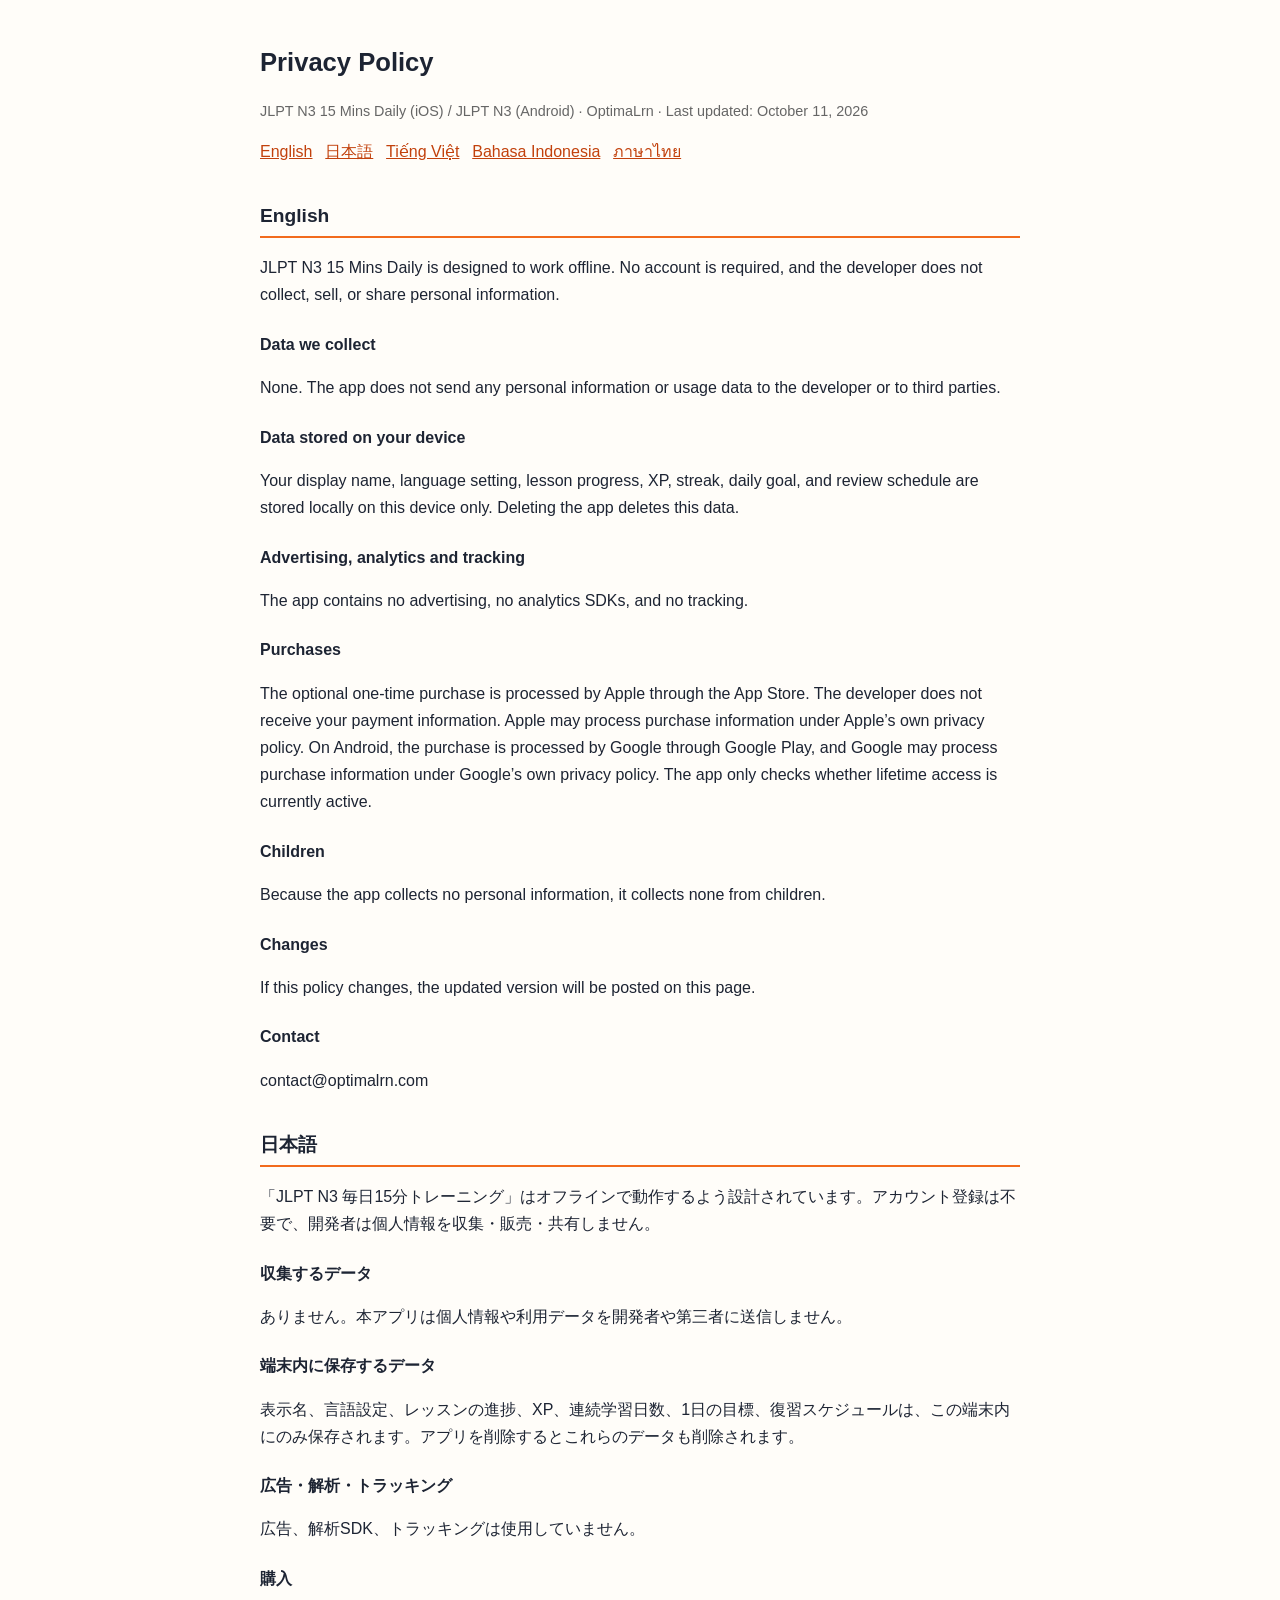
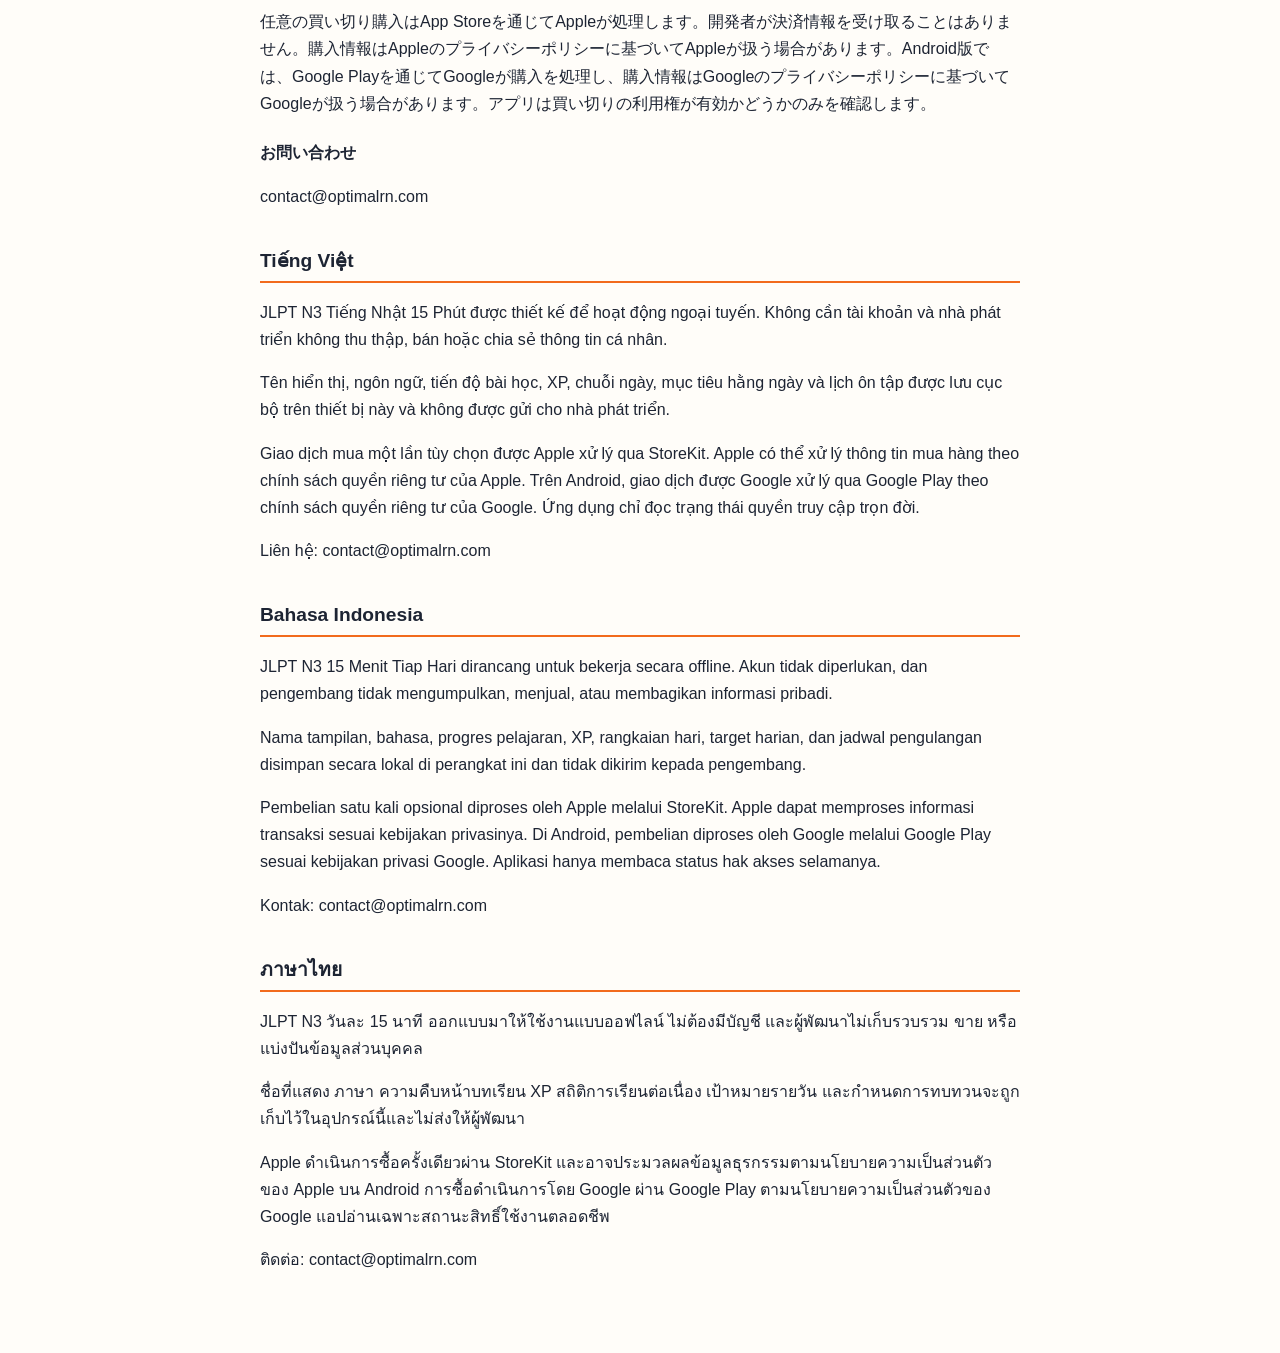
<file: jlpt-n3/privacy.html>
<!DOCTYPE html>
<html lang="en">
<head>
<meta charset="utf-8">
<meta name="viewport" content="width=device-width, initial-scale=1">
<title>Privacy Policy – JLPT N3 15 Mins Daily</title>
<style>
  body{font-family:-apple-system,BlinkMacSystemFont,"Segoe UI","Hiragino Sans","Noto Sans",sans-serif;max-width:760px;margin:0 auto;padding:24px 16px 64px;line-height:1.7;color:#1d2433;background:#fffdf9}
  h1{font-size:1.6rem;margin-bottom:.2rem} h2{font-size:1.2rem;margin-top:2.2rem;border-bottom:2px solid #f26b1d;padding-bottom:.2rem}
  h3{font-size:1rem;margin-top:1.4rem} .meta{color:#666;font-size:.9rem} ul{padding-left:1.2rem}
  nav a{margin-right:.8rem;color:#c2410c}
</style>
</head>
<body>
<h1>Privacy Policy</h1>
<p class="meta">JLPT N3 15 Mins Daily (iOS) / JLPT N3 (Android) · OptimaLrn · Last updated: October 11, 2026</p>
<nav><a href="#en">English</a><a href="#ja">日本語</a><a href="#vi">Tiếng Việt</a><a href="#id">Bahasa Indonesia</a><a href="#th">ภาษาไทย</a></nav>

<section id="en" lang="en">
<h2>English</h2>
<p>JLPT N3 15 Mins Daily is designed to work offline. No account is required, and the developer does not collect, sell, or share personal information.</p>
<h3>Data we collect</h3>
<p>None. The app does not send any personal information or usage data to the developer or to third parties.</p>
<h3>Data stored on your device</h3>
<p>Your display name, language setting, lesson progress, XP, streak, daily goal, and review schedule are stored locally on this device only. Deleting the app deletes this data.</p>
<h3>Advertising, analytics and tracking</h3>
<p>The app contains no advertising, no analytics SDKs, and no tracking.</p>
<h3>Purchases</h3>
<p>The optional one-time purchase is processed by Apple through the App Store. The developer does not receive your payment information. Apple may process purchase information under Apple’s own privacy policy. On Android, the purchase is processed by Google through Google Play, and Google may process purchase information under Google’s own privacy policy. The app only checks whether lifetime access is currently active.</p>
<h3>Children</h3>
<p>Because the app collects no personal information, it collects none from children.</p>
<h3>Changes</h3>
<p>If this policy changes, the updated version will be posted on this page.</p>
<h3>Contact</h3>
<p>contact@optimalrn.com</p>
</section>

<section id="ja" lang="ja">
<h2>日本語</h2>
<p>「JLPT N3 毎日15分トレーニング」はオフラインで動作するよう設計されています。アカウント登録は不要で、開発者は個人情報を収集・販売・共有しません。</p>
<h3>収集するデータ</h3>
<p>ありません。本アプリは個人情報や利用データを開発者や第三者に送信しません。</p>
<h3>端末内に保存するデータ</h3>
<p>表示名、言語設定、レッスンの進捗、XP、連続学習日数、1日の目標、復習スケジュールは、この端末内にのみ保存されます。アプリを削除するとこれらのデータも削除されます。</p>
<h3>広告・解析・トラッキング</h3>
<p>広告、解析SDK、トラッキングは使用していません。</p>
<h3>購入</h3>
<p>任意の買い切り購入はApp Storeを通じてAppleが処理します。開発者が決済情報を受け取ることはありません。購入情報はAppleのプライバシーポリシーに基づいてAppleが扱う場合があります。Android版では、Google Playを通じてGoogleが購入を処理し、購入情報はGoogleのプライバシーポリシーに基づいてGoogleが扱う場合があります。アプリは買い切りの利用権が有効かどうかのみを確認します。</p>
<h3>お問い合わせ</h3>
<p>contact@optimalrn.com</p>
</section>

<section id="vi" lang="vi">
<h2>Tiếng Việt</h2>
<p>JLPT N3 Tiếng Nhật 15 Phút được thiết kế để hoạt động ngoại tuyến. Không cần tài khoản và nhà phát triển không thu thập, bán hoặc chia sẻ thông tin cá nhân.</p>
<p>Tên hiển thị, ngôn ngữ, tiến độ bài học, XP, chuỗi ngày, mục tiêu hằng ngày và lịch ôn tập được lưu cục bộ trên thiết bị này và không được gửi cho nhà phát triển.</p>
<p>Giao dịch mua một lần tùy chọn được Apple xử lý qua StoreKit. Apple có thể xử lý thông tin mua hàng theo chính sách quyền riêng tư của Apple. Trên Android, giao dịch được Google xử lý qua Google Play theo chính sách quyền riêng tư của Google. Ứng dụng chỉ đọc trạng thái quyền truy cập trọn đời.</p>
<p>Liên hệ: contact@optimalrn.com</p>
</section>

<section id="id" lang="id">
<h2>Bahasa Indonesia</h2>
<p>JLPT N3 15 Menit Tiap Hari dirancang untuk bekerja secara offline. Akun tidak diperlukan, dan pengembang tidak mengumpulkan, menjual, atau membagikan informasi pribadi.</p>
<p>Nama tampilan, bahasa, progres pelajaran, XP, rangkaian hari, target harian, dan jadwal pengulangan disimpan secara lokal di perangkat ini dan tidak dikirim kepada pengembang.</p>
<p>Pembelian satu kali opsional diproses oleh Apple melalui StoreKit. Apple dapat memproses informasi transaksi sesuai kebijakan privasinya. Di Android, pembelian diproses oleh Google melalui Google Play sesuai kebijakan privasi Google. Aplikasi hanya membaca status hak akses selamanya.</p>
<p>Kontak: contact@optimalrn.com</p>
</section>

<section id="th" lang="th">
<h2>ภาษาไทย</h2>
<p>JLPT N3 วันละ 15 นาที ออกแบบมาให้ใช้งานแบบออฟไลน์ ไม่ต้องมีบัญชี และผู้พัฒนาไม่เก็บรวบรวม ขาย หรือแบ่งปันข้อมูลส่วนบุคคล</p>
<p>ชื่อที่แสดง ภาษา ความคืบหน้าบทเรียน XP สถิติการเรียนต่อเนื่อง เป้าหมายรายวัน และกำหนดการทบทวนจะถูกเก็บไว้ในอุปกรณ์นี้และไม่ส่งให้ผู้พัฒนา</p>
<p>Apple ดำเนินการซื้อครั้งเดียวผ่าน StoreKit และอาจประมวลผลข้อมูลธุรกรรมตามนโยบายความเป็นส่วนตัวของ Apple บน Android การซื้อดำเนินการโดย Google ผ่าน Google Play ตามนโยบายความเป็นส่วนตัวของ Google แอปอ่านเฉพาะสถานะสิทธิ์ใช้งานตลอดชีพ</p>
<p>ติดต่อ: contact@optimalrn.com</p>
</section>
</body>
</html>
</file>
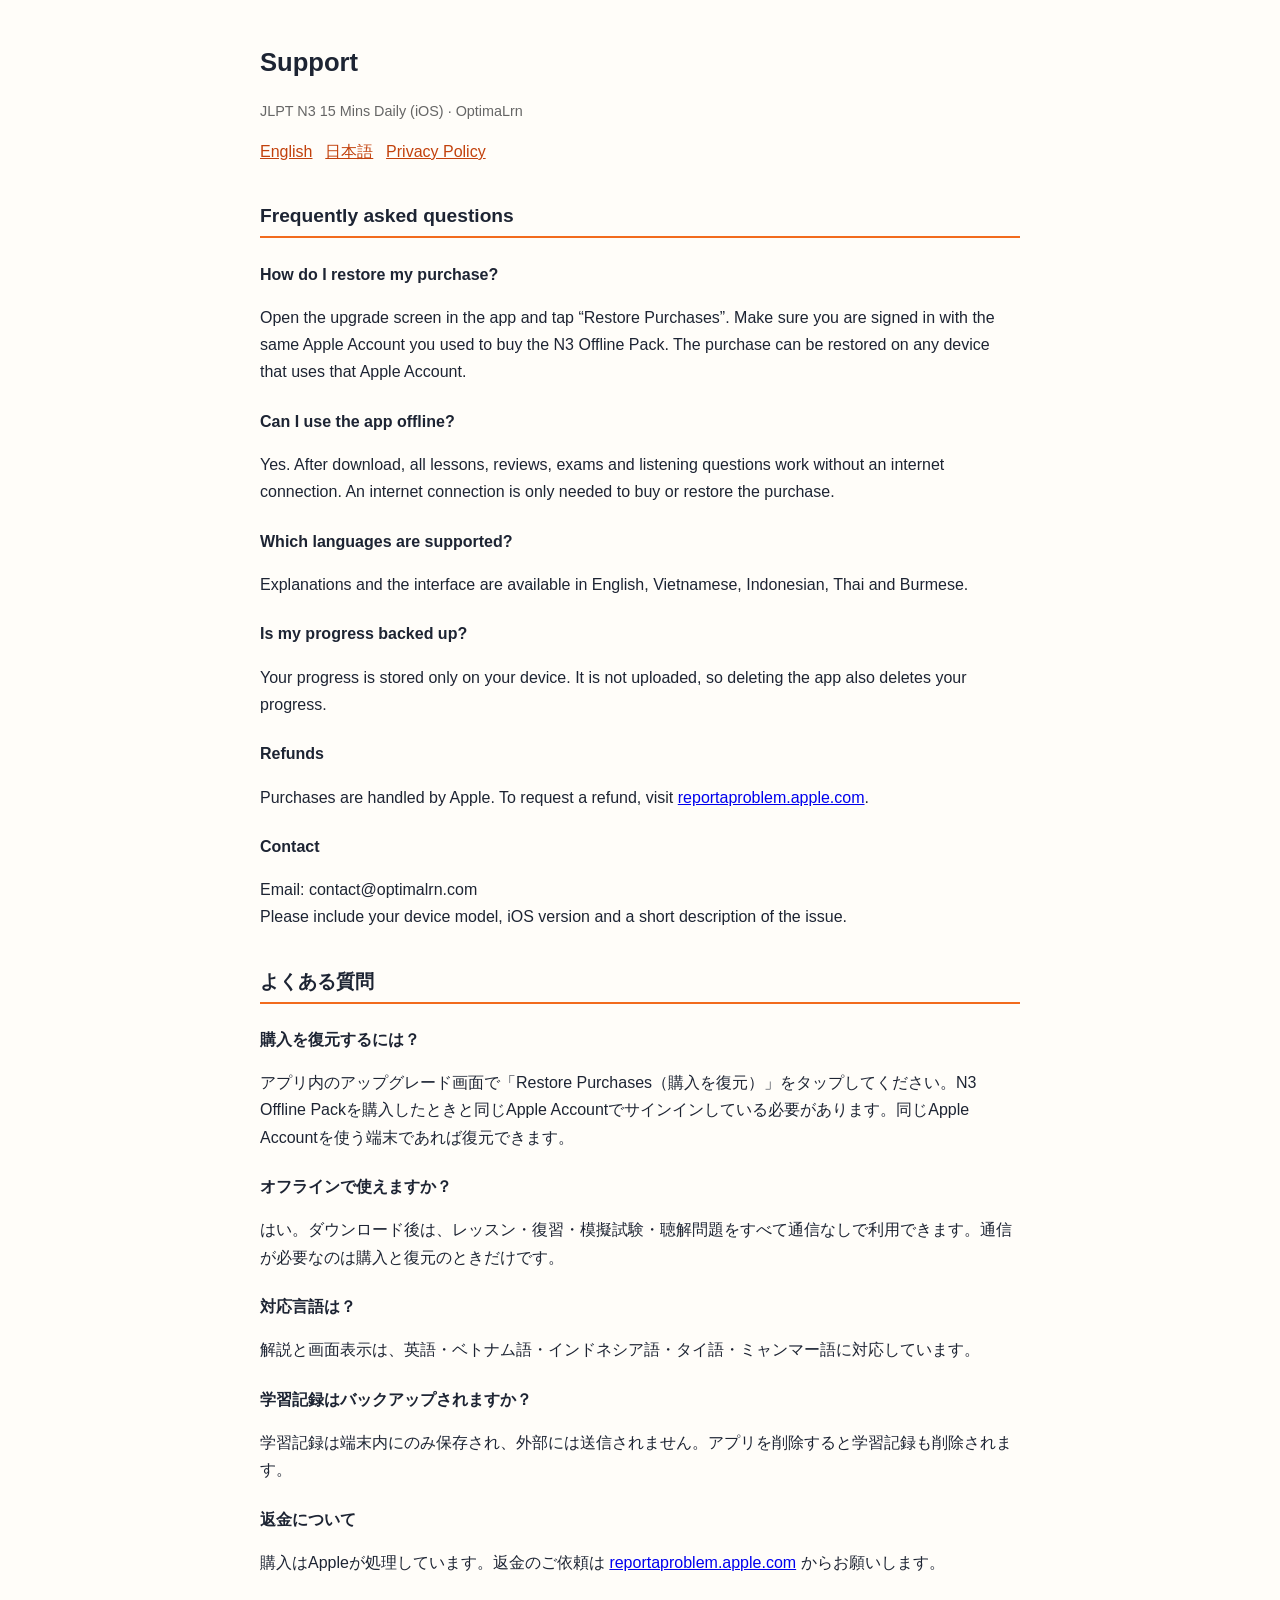
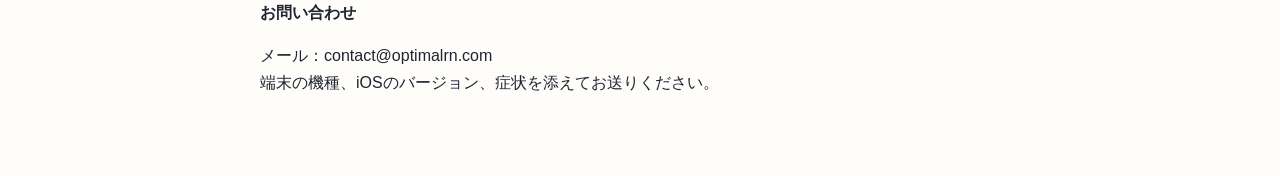
<file: jlpt-n3/support.html>
<!DOCTYPE html>
<html lang="en">
<head>
<meta charset="utf-8">
<meta name="viewport" content="width=device-width, initial-scale=1">
<title>Support – JLPT N3 15 Mins Daily</title>
<style>
  body{font-family:-apple-system,BlinkMacSystemFont,"Segoe UI","Hiragino Sans","Noto Sans",sans-serif;max-width:760px;margin:0 auto;padding:24px 16px 64px;line-height:1.7;color:#1d2433;background:#fffdf9}
  h1{font-size:1.6rem;margin-bottom:.2rem} h2{font-size:1.2rem;margin-top:2.2rem;border-bottom:2px solid #f26b1d;padding-bottom:.2rem}
  h3{font-size:1rem;margin-top:1.4rem} .meta{color:#666;font-size:.9rem}
  nav a{margin-right:.8rem;color:#c2410c}
</style>
</head>
<body>
<h1>Support</h1>
<p class="meta">JLPT N3 15 Mins Daily (iOS) · OptimaLrn</p>
<nav><a href="#en">English</a><a href="#ja">日本語</a><a href="privacy.html">Privacy Policy</a></nav>

<section id="en" lang="en">
<h2>Frequently asked questions</h2>
<h3>How do I restore my purchase?</h3>
<p>Open the upgrade screen in the app and tap “Restore Purchases”. Make sure you are signed in with the same Apple Account you used to buy the N3 Offline Pack. The purchase can be restored on any device that uses that Apple Account.</p>
<h3>Can I use the app offline?</h3>
<p>Yes. After download, all lessons, reviews, exams and listening questions work without an internet connection. An internet connection is only needed to buy or restore the purchase.</p>
<h3>Which languages are supported?</h3>
<p>Explanations and the interface are available in English, Vietnamese, Indonesian, Thai and Burmese.</p>
<h3>Is my progress backed up?</h3>
<p>Your progress is stored only on your device. It is not uploaded, so deleting the app also deletes your progress.</p>
<h3>Refunds</h3>
<p>Purchases are handled by Apple. To request a refund, visit <a href="https://reportaproblem.apple.com">reportaproblem.apple.com</a>.</p>
<h3>Contact</h3>
<p>Email: contact@optimalrn.com<br>Please include your device model, iOS version and a short description of the issue.</p>
</section>

<section id="ja" lang="ja">
<h2>よくある質問</h2>
<h3>購入を復元するには？</h3>
<p>アプリ内のアップグレード画面で「Restore Purchases（購入を復元）」をタップしてください。N3 Offline Packを購入したときと同じApple Accountでサインインしている必要があります。同じApple Accountを使う端末であれば復元できます。</p>
<h3>オフラインで使えますか？</h3>
<p>はい。ダウンロード後は、レッスン・復習・模擬試験・聴解問題をすべて通信なしで利用できます。通信が必要なのは購入と復元のときだけです。</p>
<h3>対応言語は？</h3>
<p>解説と画面表示は、英語・ベトナム語・インドネシア語・タイ語・ミャンマー語に対応しています。</p>
<h3>学習記録はバックアップされますか？</h3>
<p>学習記録は端末内にのみ保存され、外部には送信されません。アプリを削除すると学習記録も削除されます。</p>
<h3>返金について</h3>
<p>購入はAppleが処理しています。返金のご依頼は <a href="https://reportaproblem.apple.com">reportaproblem.apple.com</a> からお願いします。</p>
<h3>お問い合わせ</h3>
<p>メール：contact@optimalrn.com<br>端末の機種、iOSのバージョン、症状を添えてお送りください。</p>
</section>
</body>
</html>
</file>
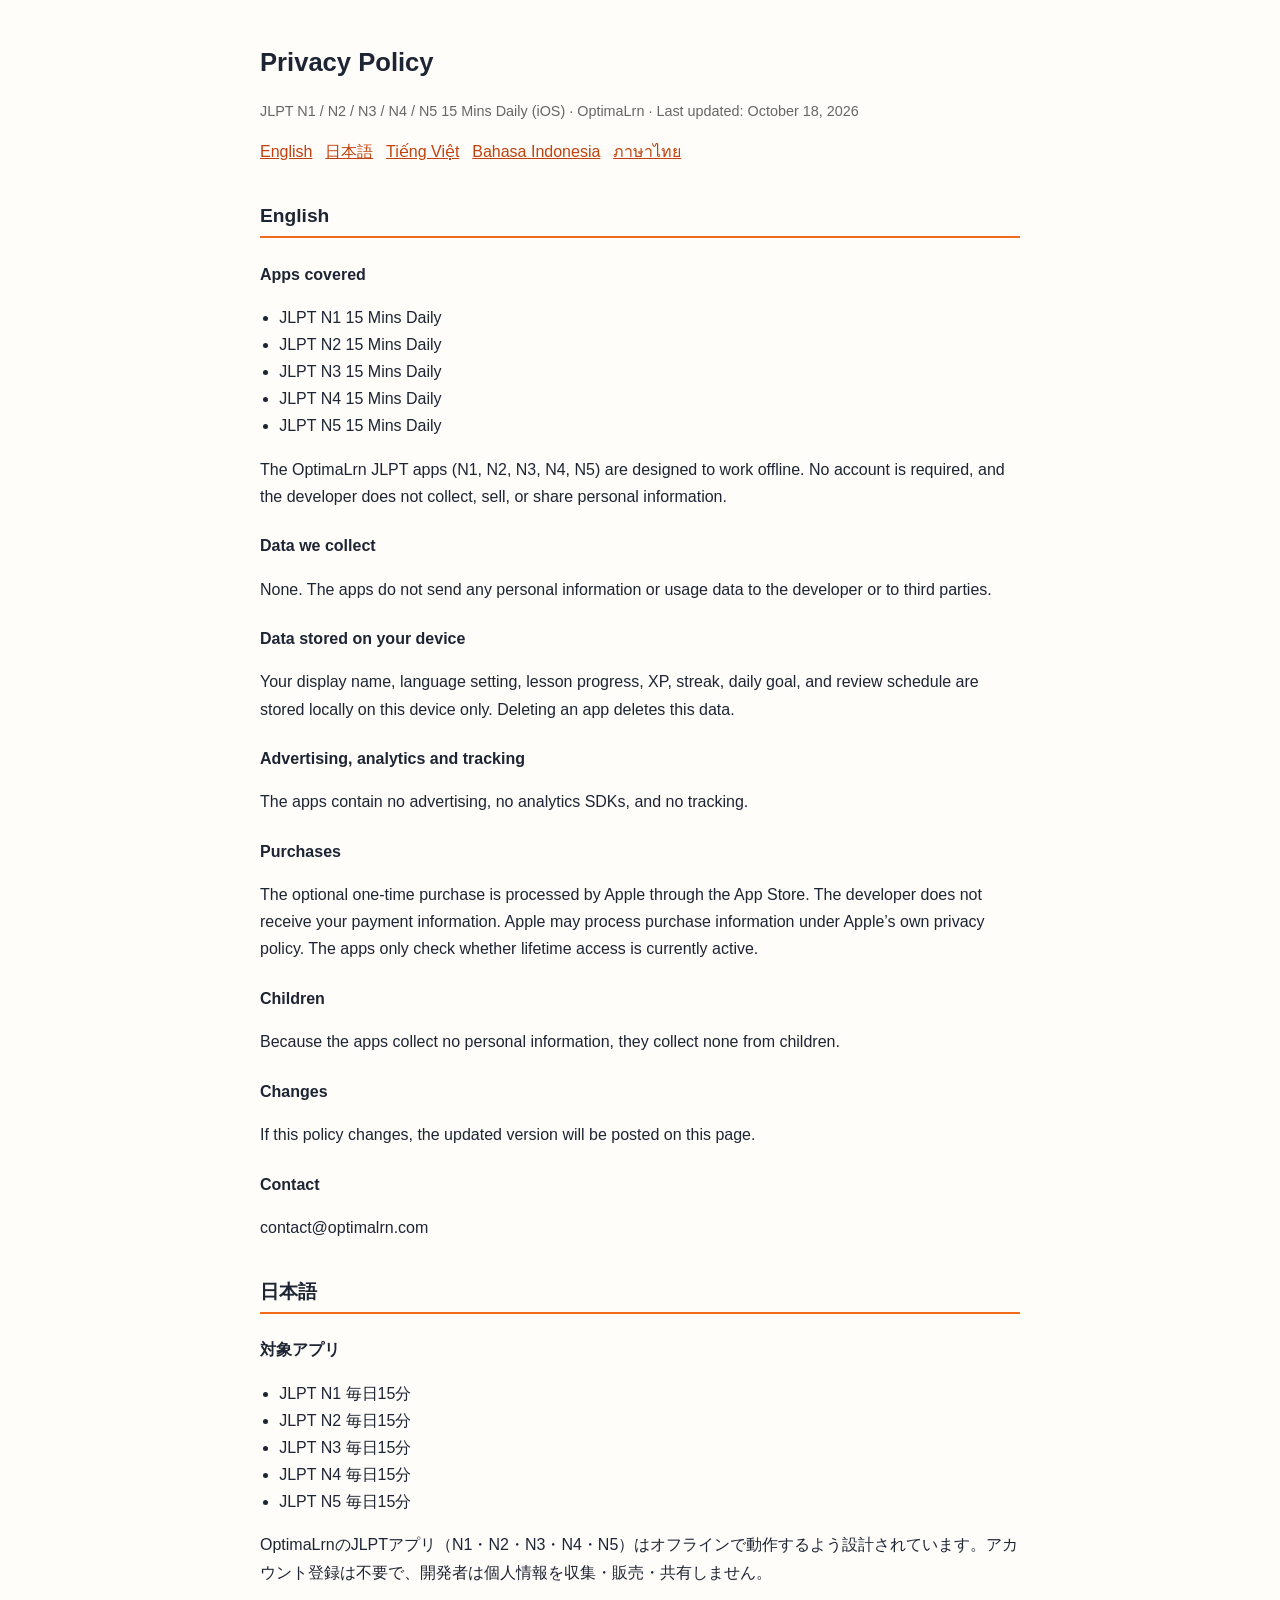
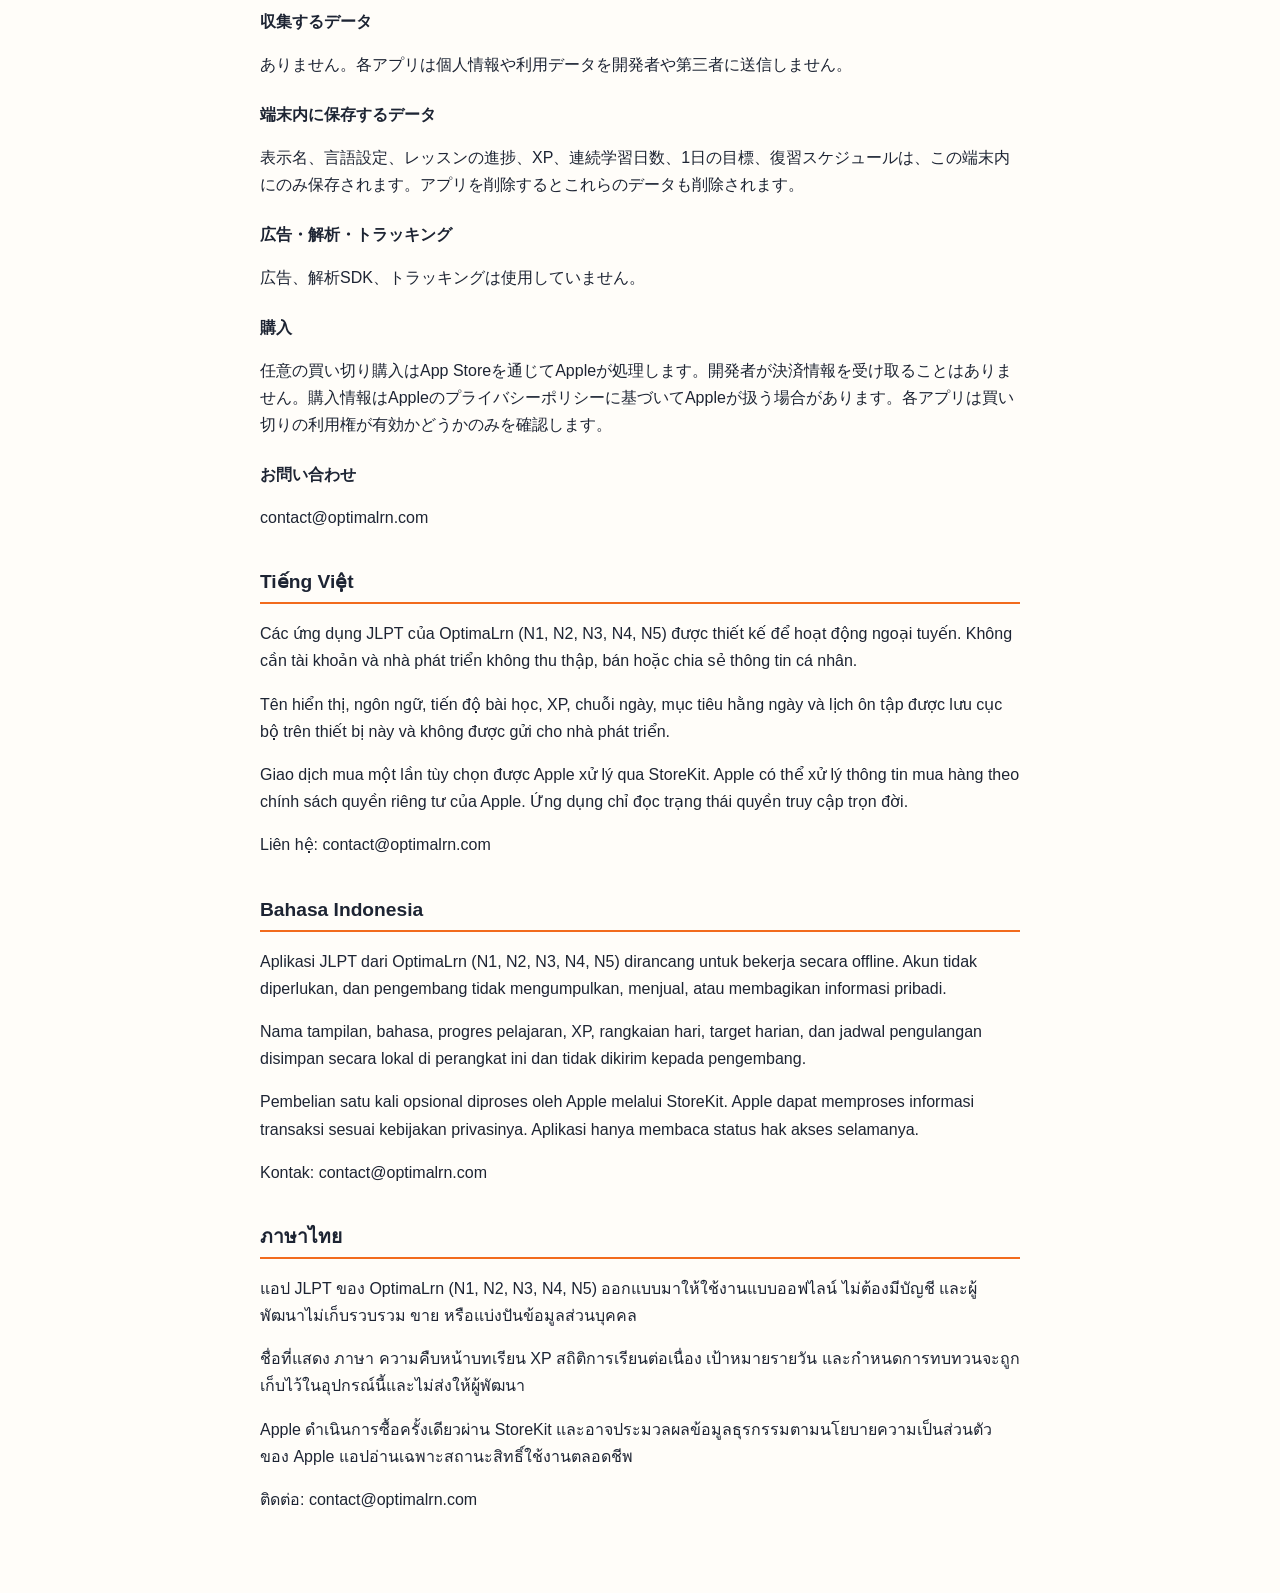
<file: jlpt/privacy.html>
<!DOCTYPE html>
<html lang="en">
<head>
<meta charset="utf-8">
<meta name="viewport" content="width=device-width, initial-scale=1">
<title>Privacy Policy – OptimaLrn JLPT Apps (N1 / N2 / N3 / N4 / N5)</title>
<style>
  body{font-family:-apple-system,BlinkMacSystemFont,"Segoe UI","Hiragino Sans","Noto Sans",sans-serif;max-width:760px;margin:0 auto;padding:24px 16px 64px;line-height:1.7;color:#1d2433;background:#fffdf9}
  h1{font-size:1.6rem;margin-bottom:.2rem} h2{font-size:1.2rem;margin-top:2.2rem;border-bottom:2px solid #f26b1d;padding-bottom:.2rem}
  h3{font-size:1rem;margin-top:1.4rem} .meta{color:#666;font-size:.9rem} ul{padding-left:1.2rem}
  nav a{margin-right:.8rem;color:#c2410c}
</style>
</head>
<body>
<h1>Privacy Policy</h1>
<p class="meta">JLPT N1 / N2 / N3 / N4 / N5 15 Mins Daily (iOS) · OptimaLrn · Last updated: October 18, 2026</p>
<nav><a href="#en">English</a><a href="#ja">日本語</a><a href="#vi">Tiếng Việt</a><a href="#id">Bahasa Indonesia</a><a href="#th">ภาษาไทย</a></nav>

<section id="en" lang="en">
<h2>English</h2>
<h3>Apps covered</h3>
<ul><li>JLPT N1 15 Mins Daily</li><li>JLPT N2 15 Mins Daily</li><li>JLPT N3 15 Mins Daily</li><li>JLPT N4 15 Mins Daily</li><li>JLPT N5 15 Mins Daily</li></ul>
<p>The OptimaLrn JLPT apps (N1, N2, N3, N4, N5) are designed to work offline. No account is required, and the developer does not collect, sell, or share personal information.</p>
<h3>Data we collect</h3>
<p>None. The apps do not send any personal information or usage data to the developer or to third parties.</p>
<h3>Data stored on your device</h3>
<p>Your display name, language setting, lesson progress, XP, streak, daily goal, and review schedule are stored locally on this device only. Deleting an app deletes this data.</p>
<h3>Advertising, analytics and tracking</h3>
<p>The apps contain no advertising, no analytics SDKs, and no tracking.</p>
<h3>Purchases</h3>
<p>The optional one-time purchase is processed by Apple through the App Store. The developer does not receive your payment information. Apple may process purchase information under Apple’s own privacy policy. The apps only check whether lifetime access is currently active.</p>
<h3>Children</h3>
<p>Because the apps collect no personal information, they collect none from children.</p>
<h3>Changes</h3>
<p>If this policy changes, the updated version will be posted on this page.</p>
<h3>Contact</h3>
<p>contact@optimalrn.com</p>
</section>

<section id="ja" lang="ja">
<h2>日本語</h2>
<h3>対象アプリ</h3>
<ul><li>JLPT N1 毎日15分</li><li>JLPT N2 毎日15分</li><li>JLPT N3 毎日15分</li><li>JLPT N4 毎日15分</li><li>JLPT N5 毎日15分</li></ul>
<p>OptimaLrnのJLPTアプリ（N1・N2・N3・N4・N5）はオフラインで動作するよう設計されています。アカウント登録は不要で、開発者は個人情報を収集・販売・共有しません。</p>
<h3>収集するデータ</h3>
<p>ありません。各アプリは個人情報や利用データを開発者や第三者に送信しません。</p>
<h3>端末内に保存するデータ</h3>
<p>表示名、言語設定、レッスンの進捗、XP、連続学習日数、1日の目標、復習スケジュールは、この端末内にのみ保存されます。アプリを削除するとこれらのデータも削除されます。</p>
<h3>広告・解析・トラッキング</h3>
<p>広告、解析SDK、トラッキングは使用していません。</p>
<h3>購入</h3>
<p>任意の買い切り購入はApp Storeを通じてAppleが処理します。開発者が決済情報を受け取ることはありません。購入情報はAppleのプライバシーポリシーに基づいてAppleが扱う場合があります。各アプリは買い切りの利用権が有効かどうかのみを確認します。</p>
<h3>お問い合わせ</h3>
<p>contact@optimalrn.com</p>
</section>

<section id="vi" lang="vi">
<h2>Tiếng Việt</h2>
<p>Các ứng dụng JLPT của OptimaLrn (N1, N2, N3, N4, N5) được thiết kế để hoạt động ngoại tuyến. Không cần tài khoản và nhà phát triển không thu thập, bán hoặc chia sẻ thông tin cá nhân.</p>
<p>Tên hiển thị, ngôn ngữ, tiến độ bài học, XP, chuỗi ngày, mục tiêu hằng ngày và lịch ôn tập được lưu cục bộ trên thiết bị này và không được gửi cho nhà phát triển.</p>
<p>Giao dịch mua một lần tùy chọn được Apple xử lý qua StoreKit. Apple có thể xử lý thông tin mua hàng theo chính sách quyền riêng tư của Apple. Ứng dụng chỉ đọc trạng thái quyền truy cập trọn đời.</p>
<p>Liên hệ: contact@optimalrn.com</p>
</section>

<section id="id" lang="id">
<h2>Bahasa Indonesia</h2>
<p>Aplikasi JLPT dari OptimaLrn (N1, N2, N3, N4, N5) dirancang untuk bekerja secara offline. Akun tidak diperlukan, dan pengembang tidak mengumpulkan, menjual, atau membagikan informasi pribadi.</p>
<p>Nama tampilan, bahasa, progres pelajaran, XP, rangkaian hari, target harian, dan jadwal pengulangan disimpan secara lokal di perangkat ini dan tidak dikirim kepada pengembang.</p>
<p>Pembelian satu kali opsional diproses oleh Apple melalui StoreKit. Apple dapat memproses informasi transaksi sesuai kebijakan privasinya. Aplikasi hanya membaca status hak akses selamanya.</p>
<p>Kontak: contact@optimalrn.com</p>
</section>

<section id="th" lang="th">
<h2>ภาษาไทย</h2>
<p>แอป JLPT ของ OptimaLrn (N1, N2, N3, N4, N5) ออกแบบมาให้ใช้งานแบบออฟไลน์ ไม่ต้องมีบัญชี และผู้พัฒนาไม่เก็บรวบรวม ขาย หรือแบ่งปันข้อมูลส่วนบุคคล</p>
<p>ชื่อที่แสดง ภาษา ความคืบหน้าบทเรียน XP สถิติการเรียนต่อเนื่อง เป้าหมายรายวัน และกำหนดการทบทวนจะถูกเก็บไว้ในอุปกรณ์นี้และไม่ส่งให้ผู้พัฒนา</p>
<p>Apple ดำเนินการซื้อครั้งเดียวผ่าน StoreKit และอาจประมวลผลข้อมูลธุรกรรมตามนโยบายความเป็นส่วนตัวของ Apple แอปอ่านเฉพาะสถานะสิทธิ์ใช้งานตลอดชีพ</p>
<p>ติดต่อ: contact@optimalrn.com</p>
</section>
</body>
</html>
</file>
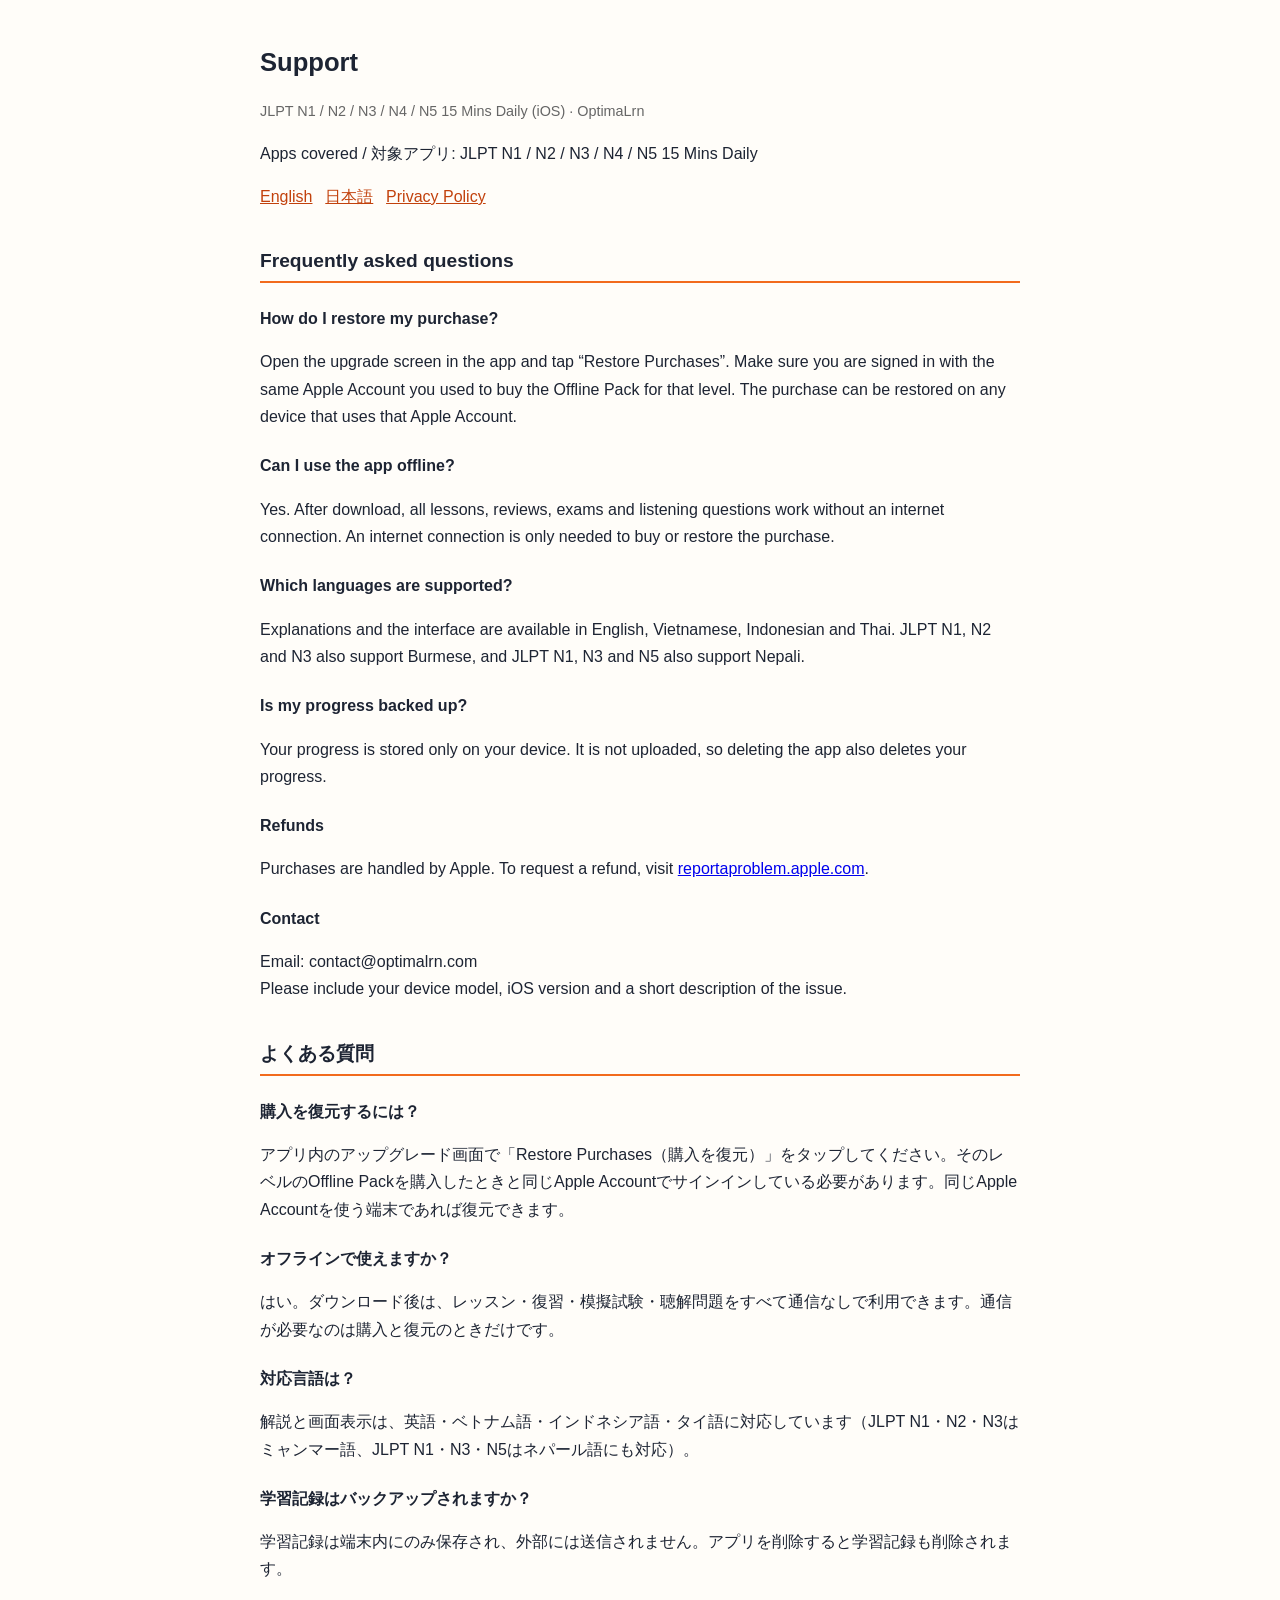
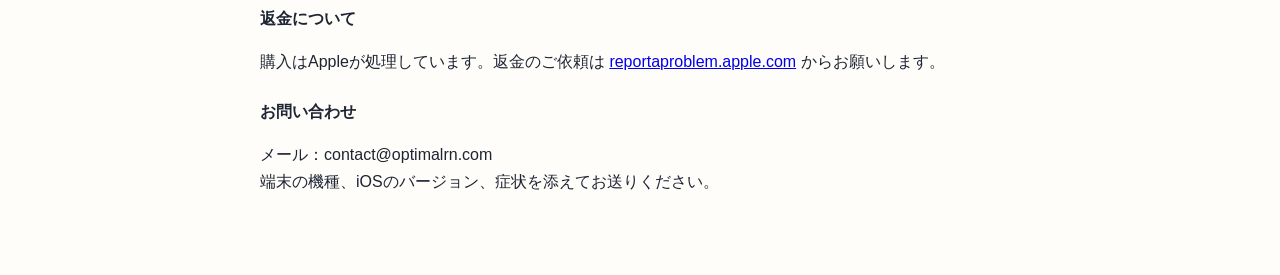
<file: jlpt/support.html>
<!DOCTYPE html>
<html lang="en">
<head>
<meta charset="utf-8">
<meta name="viewport" content="width=device-width, initial-scale=1">
<title>Support – OptimaLrn JLPT Apps (N1 / N2 / N3 / N4 / N5)</title>
<style>
  body{font-family:-apple-system,BlinkMacSystemFont,"Segoe UI","Hiragino Sans","Noto Sans",sans-serif;max-width:760px;margin:0 auto;padding:24px 16px 64px;line-height:1.7;color:#1d2433;background:#fffdf9}
  h1{font-size:1.6rem;margin-bottom:.2rem} h2{font-size:1.2rem;margin-top:2.2rem;border-bottom:2px solid #f26b1d;padding-bottom:.2rem}
  h3{font-size:1rem;margin-top:1.4rem} .meta{color:#666;font-size:.9rem}
  nav a{margin-right:.8rem;color:#c2410c}
</style>
</head>
<body>
<h1>Support</h1>
<p class="meta">JLPT N1 / N2 / N3 / N4 / N5 15 Mins Daily (iOS) · OptimaLrn</p>
<p>Apps covered / 対象アプリ: JLPT N1 / N2 / N3 / N4 / N5 15 Mins Daily</p>
<nav><a href="#en">English</a><a href="#ja">日本語</a><a href="privacy.html">Privacy Policy</a></nav>

<section id="en" lang="en">
<h2>Frequently asked questions</h2>
<h3>How do I restore my purchase?</h3>
<p>Open the upgrade screen in the app and tap “Restore Purchases”. Make sure you are signed in with the same Apple Account you used to buy the Offline Pack for that level. The purchase can be restored on any device that uses that Apple Account.</p>
<h3>Can I use the app offline?</h3>
<p>Yes. After download, all lessons, reviews, exams and listening questions work without an internet connection. An internet connection is only needed to buy or restore the purchase.</p>
<h3>Which languages are supported?</h3>
<p>Explanations and the interface are available in English, Vietnamese, Indonesian and Thai. JLPT N1, N2 and N3 also support Burmese, and JLPT N1, N3 and N5 also support Nepali.</p>
<h3>Is my progress backed up?</h3>
<p>Your progress is stored only on your device. It is not uploaded, so deleting the app also deletes your progress.</p>
<h3>Refunds</h3>
<p>Purchases are handled by Apple. To request a refund, visit <a href="https://reportaproblem.apple.com">reportaproblem.apple.com</a>.</p>
<h3>Contact</h3>
<p>Email: contact@optimalrn.com<br>Please include your device model, iOS version and a short description of the issue.</p>
</section>

<section id="ja" lang="ja">
<h2>よくある質問</h2>
<h3>購入を復元するには？</h3>
<p>アプリ内のアップグレード画面で「Restore Purchases（購入を復元）」をタップしてください。そのレベルのOffline Packを購入したときと同じApple Accountでサインインしている必要があります。同じApple Accountを使う端末であれば復元できます。</p>
<h3>オフラインで使えますか？</h3>
<p>はい。ダウンロード後は、レッスン・復習・模擬試験・聴解問題をすべて通信なしで利用できます。通信が必要なのは購入と復元のときだけです。</p>
<h3>対応言語は？</h3>
<p>解説と画面表示は、英語・ベトナム語・インドネシア語・タイ語に対応しています（JLPT N1・N2・N3はミャンマー語、JLPT N1・N3・N5はネパール語にも対応）。</p>
<h3>学習記録はバックアップされますか？</h3>
<p>学習記録は端末内にのみ保存され、外部には送信されません。アプリを削除すると学習記録も削除されます。</p>
<h3>返金について</h3>
<p>購入はAppleが処理しています。返金のご依頼は <a href="https://reportaproblem.apple.com">reportaproblem.apple.com</a> からお願いします。</p>
<h3>お問い合わせ</h3>
<p>メール：contact@optimalrn.com<br>端末の機種、iOSのバージョン、症状を添えてお送りください。</p>
</section>
</body>
</html>
</file>
